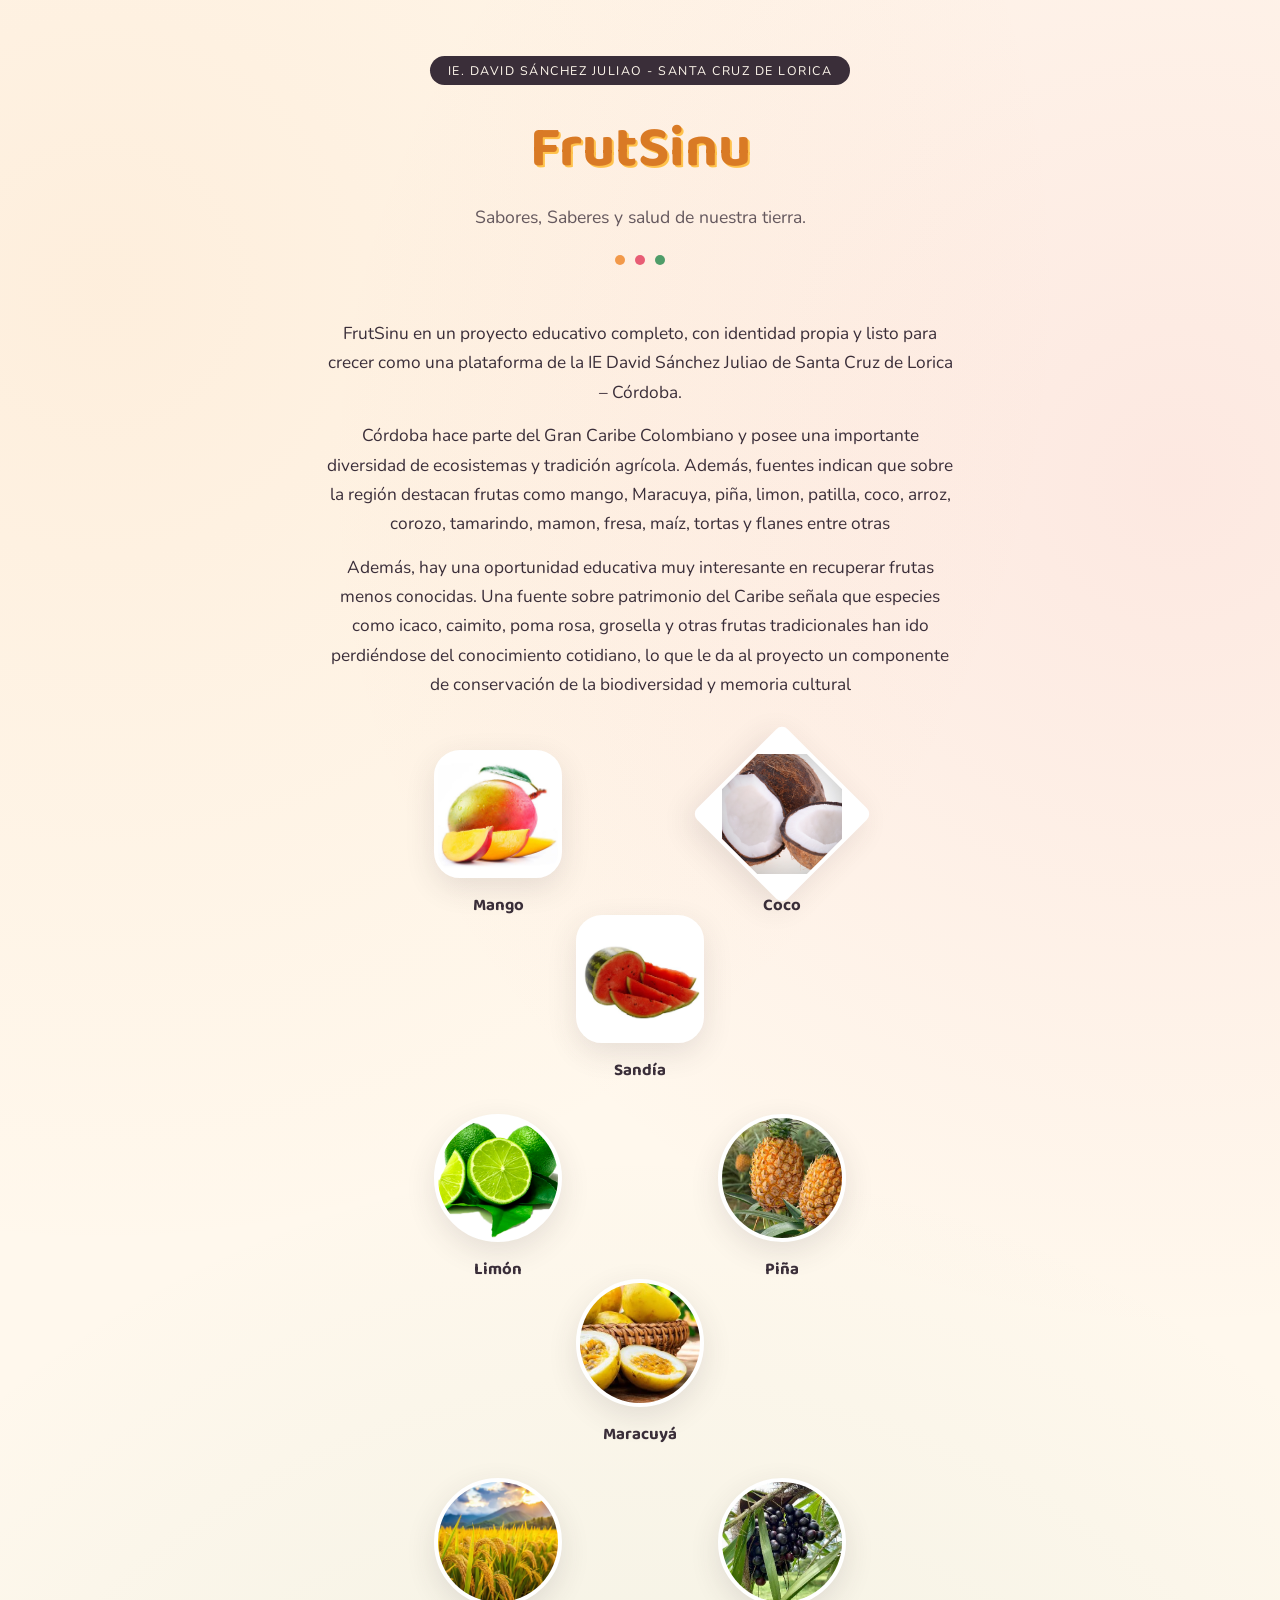
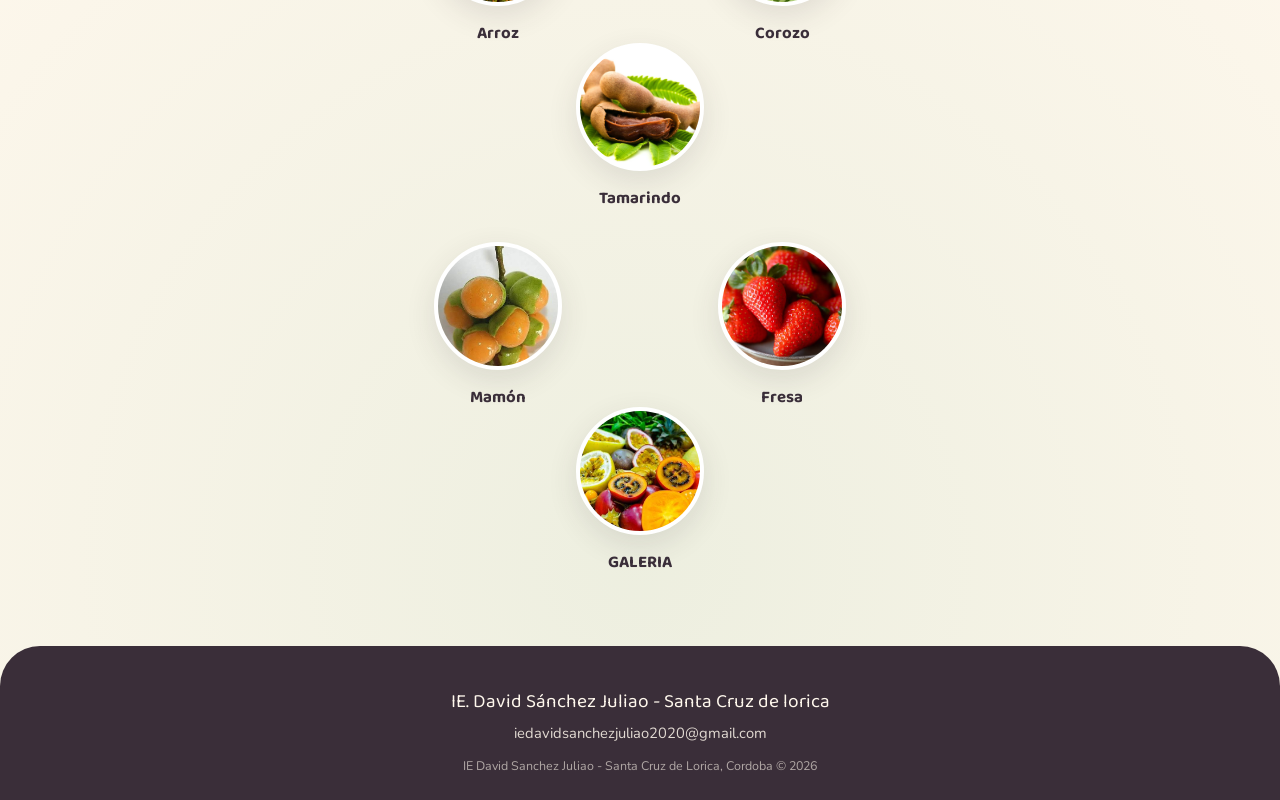
<file: index.html>
<!DOCTYPE html>
<html lang="es">
<head>
<meta charset="UTF-8">
<meta name="viewport" content="width=device-width, initial-scale=1.0">
<title>FrutSinu</title>
<link rel="stylesheet" href="assets/style.css">
</head>
<body>

<header class="site-header">
    <span class="eyebrow">IE. David Sánchez Juliao - Santa Cruz de lorica</span>
    <h1>FrutSinu</h1>
    <p class="subtitle">Sabores, Saberes y salud de nuestra tierra.</p>
    <div class="fruit-divider"><span></span><span></span><span></span></div>
</header>

<section class="intro-section">
<p>FrutSinu en un proyecto educativo completo, con identidad propia y listo para crecer como una plataforma de la IE David Sánchez Juliao de Santa Cruz de Lorica – Córdoba.</p>
<p>Córdoba hace parte del Gran Caribe Colombiano y posee una importante diversidad de ecosistemas y tradición agrícola. Además, fuentes indican que sobre la región destacan frutas como mango, Maracuya, piña, limon, patilla, coco, arroz, corozo, tamarindo, mamon, fresa, maíz, tortas y flanes entre otras</p>
<p>Además, hay una oportunidad educativa muy interesante en recuperar frutas menos conocidas. Una fuente sobre patrimonio del Caribe señala que especies como icaco, caimito, poma rosa, grosella y otras frutas tradicionales han ido perdiéndose del conocimiento cotidiano, lo que le da al proyecto un componente de conservación de la biodiversidad y memoria cultural</p>
</section>

<main>
    <section class="frutas-grid">
        <a class="fruta-block" href="mango.html">
            <div class="icono shape-rounded" style="">
                <img src="uploads/icons/0e7b423aa286b61904bd5446.jpg" alt="Mango">
            </div>
            <div class="nombre">Mango</div>
        </a>
        <a class="fruta-block" href="coco.html">
            <div class="icono shape-diamond" style="">
                <img src="uploads/icons/205d8597e2af660cb9ced681.jpg" alt="Coco">
            </div>
            <div class="nombre">Coco</div>
        </a>
        <a class="fruta-block" href="watermelon_demo.html">
            <div class="icono shape-rounded" style="">
                <img src="uploads/icons/b5fe3e61d155398657521e05.jpg" alt="Sandía">
            </div>
            <div class="nombre">Sandía</div>
        </a>
        <a class="fruta-block" href="limon.html">
            <div class="icono shape-circle" style="">
                <img src="uploads/icons/bcc418d57d6fdd7f9bc3e608.png" alt="Limón">
            </div>
            <div class="nombre">Limón</div>
        </a>
        <a class="fruta-block" href="pina.html">
            <div class="icono shape-circle" style="">
                <img src="uploads/icons/05ac99748f1e196cddbaff21.jpg" alt="Piña">
            </div>
            <div class="nombre">Piña</div>
        </a>
        <a class="fruta-block" href="maracuya.html">
            <div class="icono shape-circle" style="">
                <img src="uploads/icons/78ac771aeb58f50d71bc5697.jpg" alt="Maracuyá">
            </div>
            <div class="nombre">Maracuyá</div>
        </a>
        <a class="fruta-block" href="arroz.html">
            <div class="icono shape-circle" style="">
                <img src="uploads/icons/23bb7ca154d6e0a8825dcd29.webp" alt="Arroz">
            </div>
            <div class="nombre">Arroz</div>
        </a>
        <a class="fruta-block" href="corozo.html">
            <div class="icono shape-circle" style="">
                <img src="uploads/icons/92ff365479dc06cb5d6d324e.jpg" alt="Corozo">
            </div>
            <div class="nombre">Corozo</div>
        </a>
        <a class="fruta-block" href="tamarindo.html">
            <div class="icono shape-circle" style="">
                <img src="uploads/icons/6bdaee85dbc551eda86b2b09.jpg" alt="Tamarindo">
            </div>
            <div class="nombre">Tamarindo</div>
        </a>
        <a class="fruta-block" href="mamon.html">
            <div class="icono shape-circle" style="">
                <img src="uploads/icons/d560ed80a44927d072310314.jpg" alt="Mamón">
            </div>
            <div class="nombre">Mamón</div>
        </a>
        <a class="fruta-block" href="fresa.html">
            <div class="icono shape-circle" style="">
                <img src="uploads/icons/4bdaa0ab1ac96aa5fef3fef8.jpg" alt="Fresa">
            </div>
            <div class="nombre">Fresa</div>
        </a>
        <a class="fruta-block" href="galeria.html">
            <div class="icono shape-circle" style="">
                <img src="uploads/icons/d5ee30850d672173df1184e8.jpg" alt="GALERIA">
            </div>
            <div class="nombre">GALERIA</div>
        </a>
    </section>
</main>

<footer class="site-footer">
    <div class="institucion">IE. David Sánchez Juliao - Santa Cruz de lorica</div>
    <div class="contacto">iedavidsanchezjuliao2020@gmail.com</div>
    <div class="legal">IE David Sanchez Juliao - Santa Cruz de Lorica, Cordoba &copy; 2026</div>
</footer>

<script src="assets/carousel.js"></script>
</body>
</html>
</file>
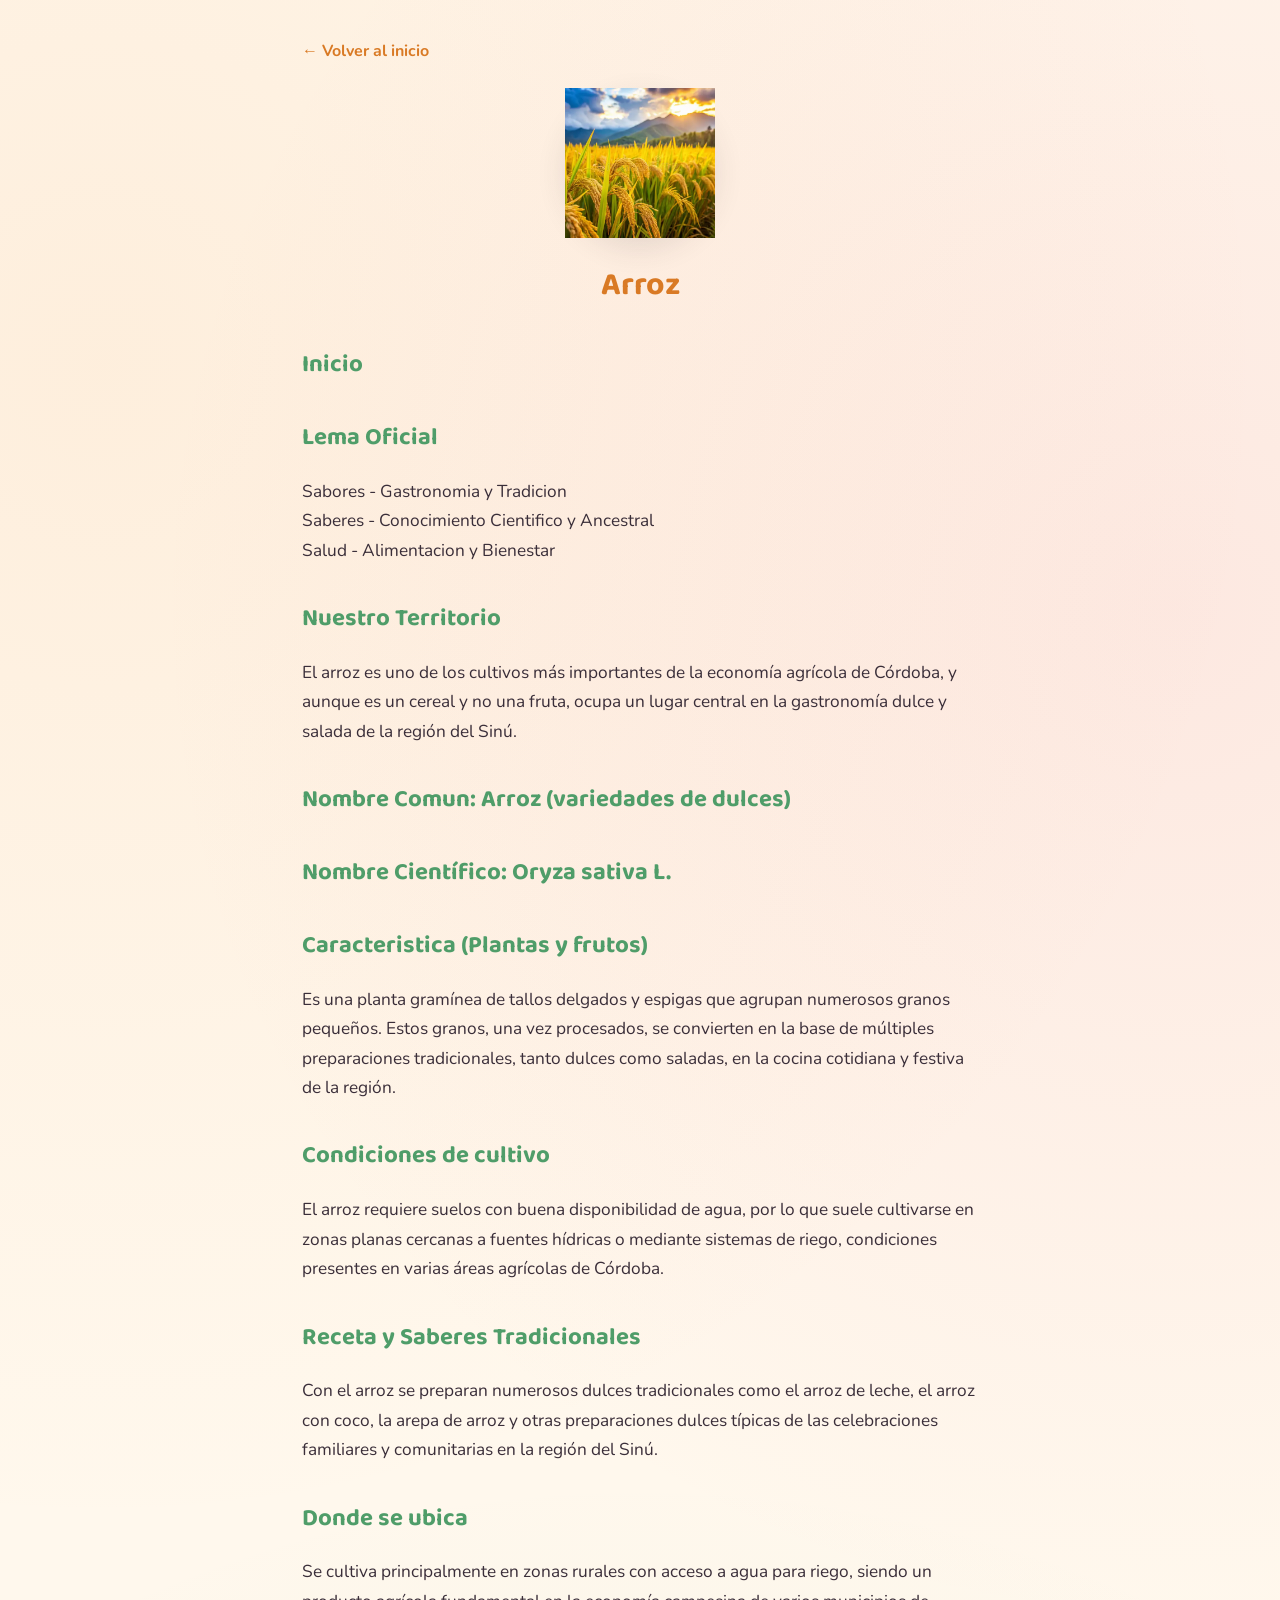
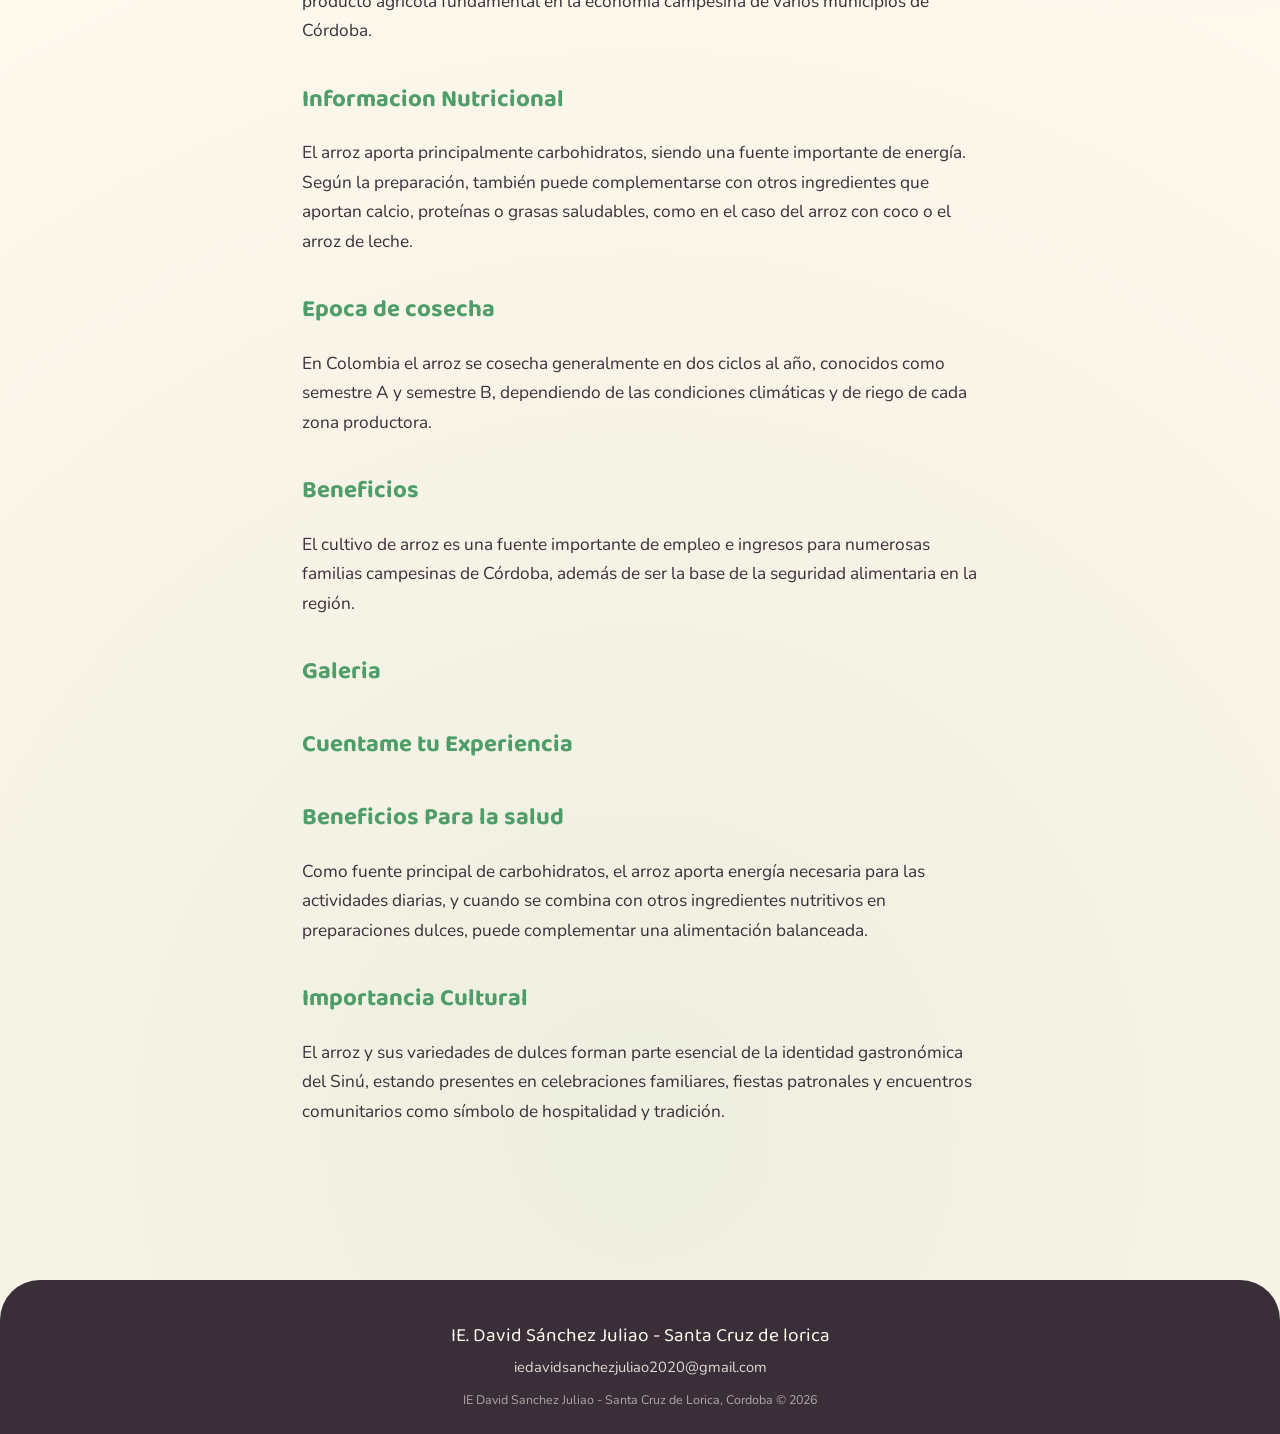
<file: arroz.html>
<!DOCTYPE html>
<html lang="es">
<head>
<meta charset="UTF-8">
<meta name="viewport" content="width=device-width, initial-scale=1.0">
<title>Arroz · FrutSinu</title>
<link rel="stylesheet" href="assets/style.css">
</head>
<body>
<div class="page-fruta">
    <a class="volver" href="index.html">&larr; Volver al inicio</a>

    <div class="icono-grande shape-circle" style="">
        <img src="uploads/icons/23bb7ca154d6e0a8825dcd29.webp" alt="Arroz">
    </div>

    <h1>Arroz</h1>

<h2>Inicio</h2>
<h2>Lema Oficial</h2>
<p>Sabores - Gastronomia y Tradicion<br>Saberes - Conocimiento Cientifico y Ancestral<br>Salud - Alimentacion y Bienestar</p>
<h2>Nuestro Territorio</h2>
<p>El arroz es uno de los cultivos más importantes de la economía agrícola de Córdoba, y aunque es un cereal y no una fruta, ocupa un lugar central en la gastronomía dulce y salada de la región del Sinú.</p>
<h2>Nombre Comun: Arroz (variedades de dulces)</h2>
<h2>Nombre Científico: Oryza sativa L.</h2>
<h2>Caracteristica (Plantas y frutos)</h2>
<p>Es una planta gramínea de tallos delgados y espigas que agrupan numerosos granos pequeños. Estos granos, una vez procesados, se convierten en la base de múltiples preparaciones tradicionales, tanto dulces como saladas, en la cocina cotidiana y festiva de la región.</p>
<h2>Condiciones de cultivo</h2>
<p>El arroz requiere suelos con buena disponibilidad de agua, por lo que suele cultivarse en zonas planas cercanas a fuentes hídricas o mediante sistemas de riego, condiciones presentes en varias áreas agrícolas de Córdoba.</p>
<h2>Receta y Saberes Tradicionales</h2>
<p>Con el arroz se preparan numerosos dulces tradicionales como el arroz de leche, el arroz con coco, la arepa de arroz y otras preparaciones dulces típicas de las celebraciones familiares y comunitarias en la región del Sinú.</p>
<h2>Donde se ubica</h2>
<p>Se cultiva principalmente en zonas rurales con acceso a agua para riego, siendo un producto agrícola fundamental en la economía campesina de varios municipios de Córdoba.</p>
<h2>Informacion Nutricional</h2>
<p>El arroz aporta principalmente carbohidratos, siendo una fuente importante de energía. Según la preparación, también puede complementarse con otros ingredientes que aportan calcio, proteínas o grasas saludables, como en el caso del arroz con coco o el arroz de leche.</p>
<h2>Epoca de cosecha</h2>
<p>En Colombia el arroz se cosecha generalmente en dos ciclos al año, conocidos como semestre A y semestre B, dependiendo de las condiciones climáticas y de riego de cada zona productora.</p>
<h2>Beneficios</h2>
<p>El cultivo de arroz es una fuente importante de empleo e ingresos para numerosas familias campesinas de Córdoba, además de ser la base de la seguridad alimentaria en la región.</p>
<h2>Galeria</h2>
<h2>Cuentame tu Experiencia</h2>
<h2>Beneficios Para la salud</h2>
<p>Como fuente principal de carbohidratos, el arroz aporta energía necesaria para las actividades diarias, y cuando se combina con otros ingredientes nutritivos en preparaciones dulces, puede complementar una alimentación balanceada.</p>
<h2>Importancia Cultural</h2>
<p>El arroz y sus variedades de dulces forman parte esencial de la identidad gastronómica del Sinú, estando presentes en celebraciones familiares, fiestas patronales y encuentros comunitarios como símbolo de hospitalidad y tradición.</p>
</div>

<footer class="site-footer">
    <div class="institucion">IE. David Sánchez Juliao - Santa Cruz de lorica</div>
    <div class="contacto">iedavidsanchezjuliao2020@gmail.com</div>
    <div class="legal">IE David Sanchez Juliao - Santa Cruz de Lorica, Cordoba &copy; 2026</div>
</footer>

<script src="assets/carousel.js"></script>
</body>
</html>
</file>
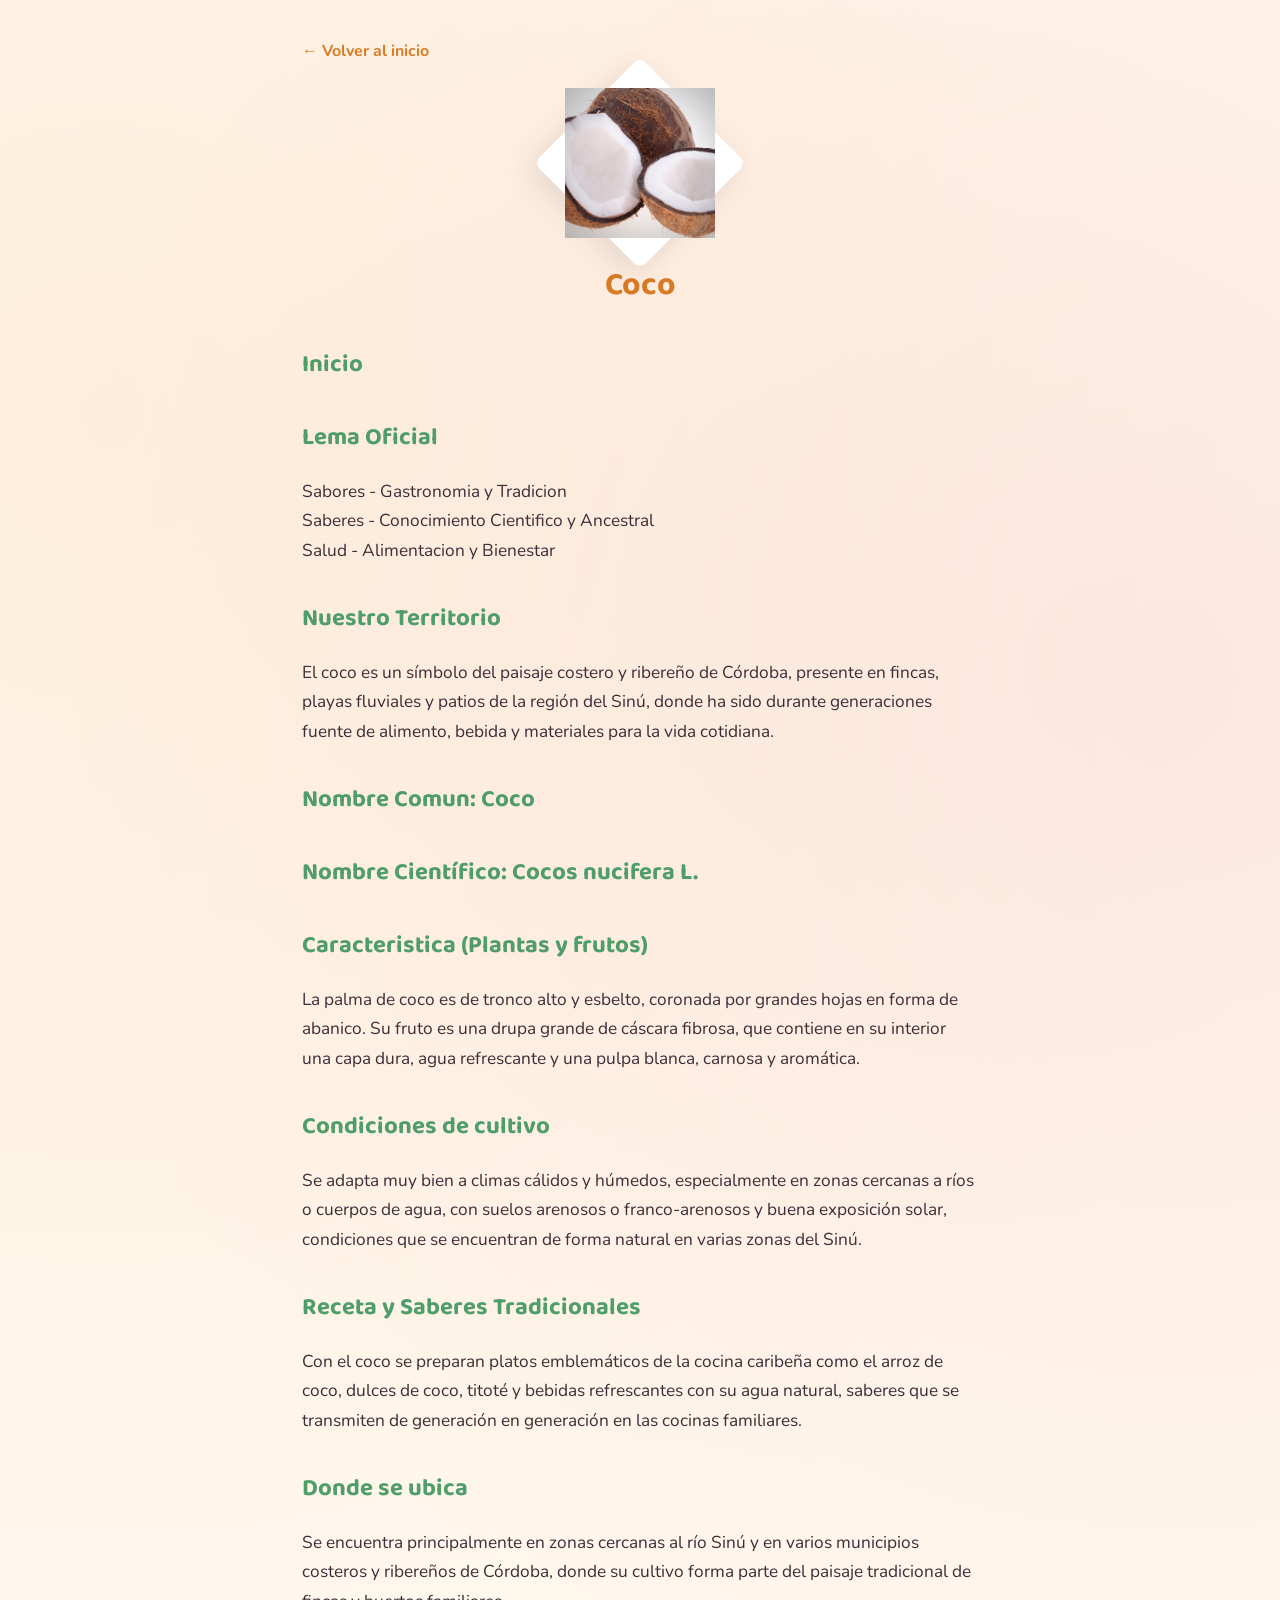
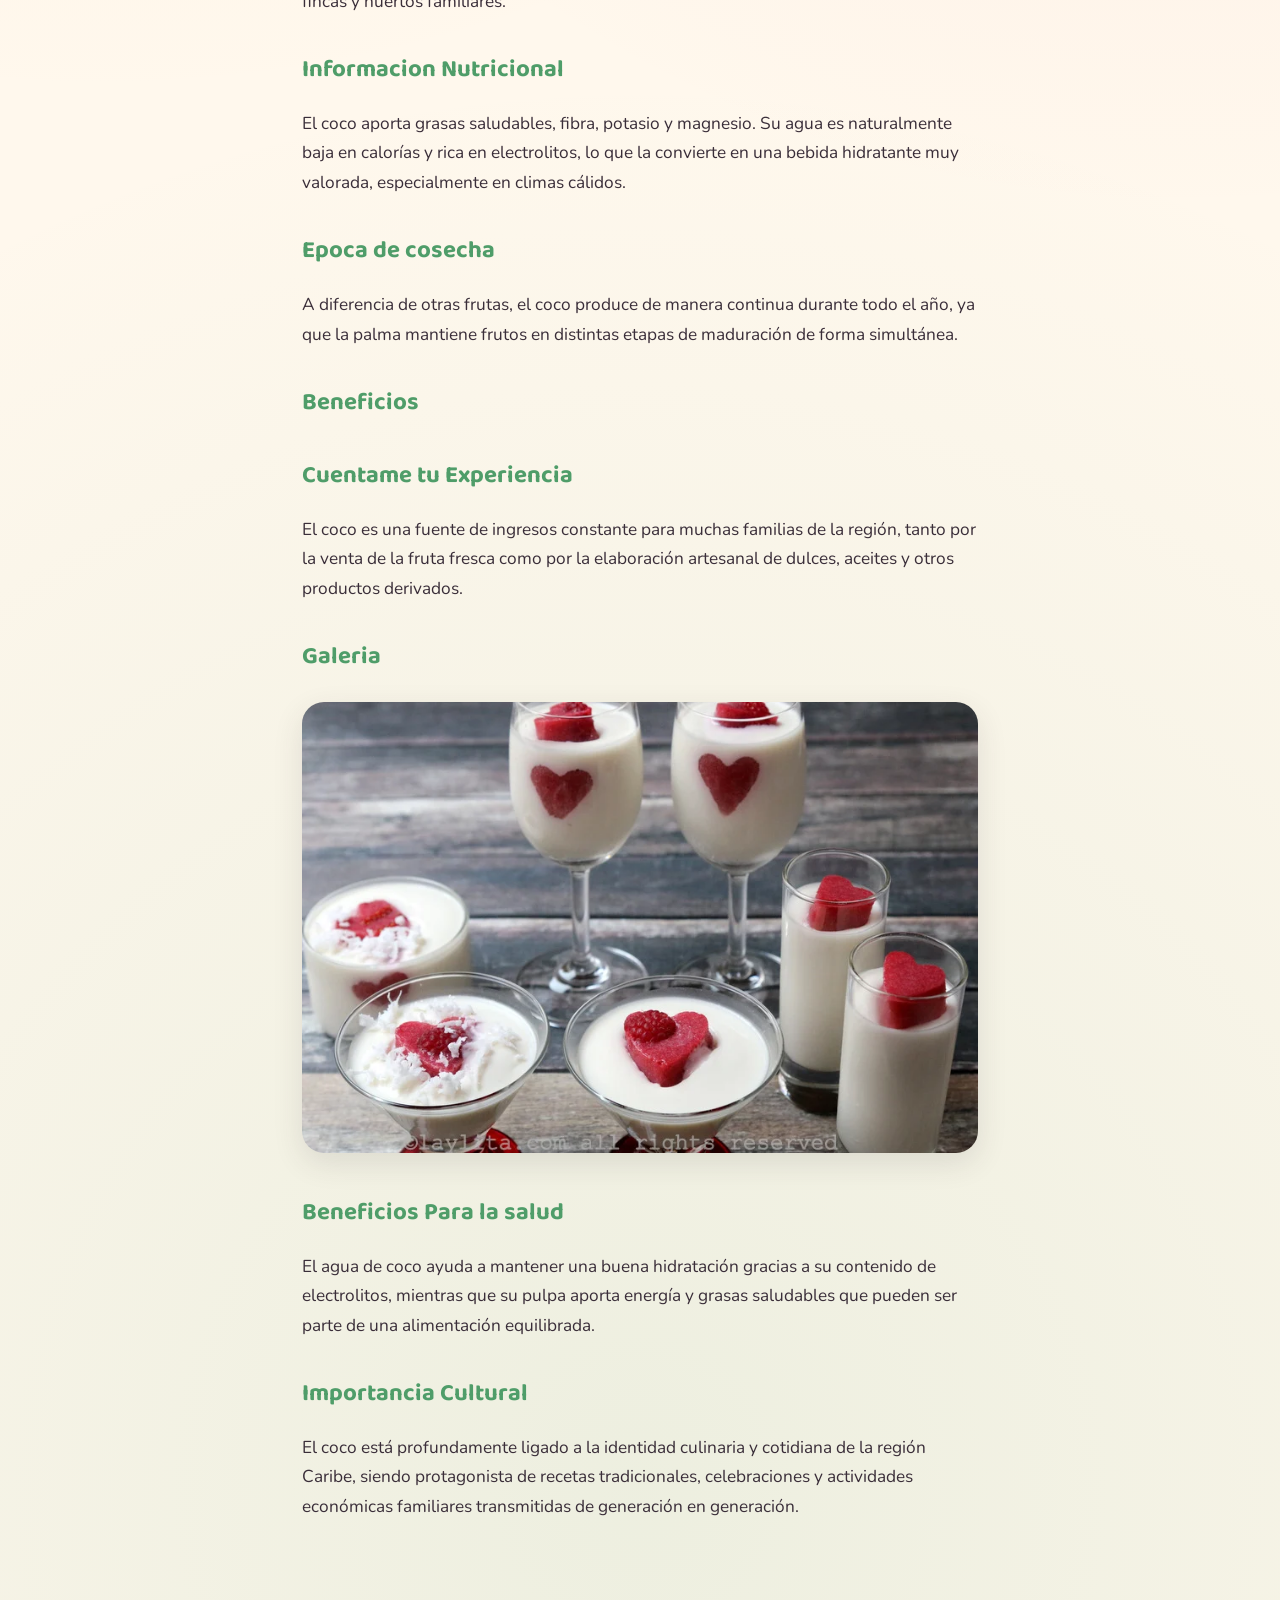
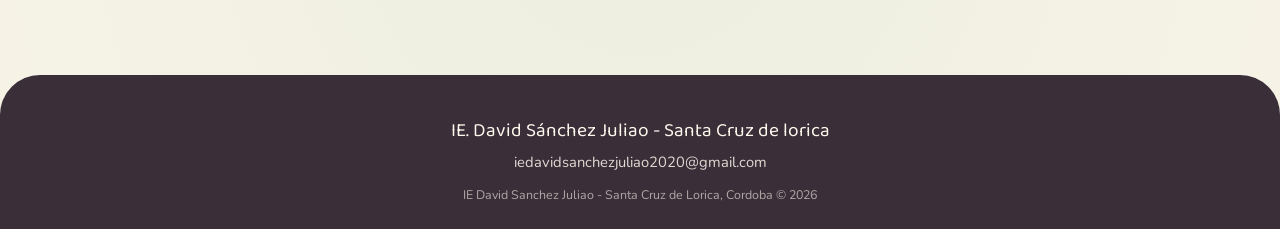
<file: coco.html>
<!DOCTYPE html>
<html lang="es">
<head>
<meta charset="UTF-8">
<meta name="viewport" content="width=device-width, initial-scale=1.0">
<title>Coco · FrutSinu</title>
<link rel="stylesheet" href="assets/style.css">
</head>
<body>
<div class="page-fruta">
    <a class="volver" href="index.html">&larr; Volver al inicio</a>

    <div class="icono-grande shape-diamond" style="">
        <img src="uploads/icons/205d8597e2af660cb9ced681.jpg" alt="Coco">
    </div>

    <h1>Coco</h1>

<h2>Inicio</h2>
<h2>Lema Oficial</h2>
<p>Sabores - Gastronomia y Tradicion<br>Saberes - Conocimiento Cientifico y Ancestral<br>Salud - Alimentacion y Bienestar</p>
<h2>Nuestro Territorio</h2>
<p>El coco es un símbolo del paisaje costero y ribereño de Córdoba, presente en fincas, playas fluviales y patios de la región del Sinú, donde ha sido durante generaciones fuente de alimento, bebida y materiales para la vida cotidiana.</p>
<h2>Nombre Comun: Coco</h2>
<h2>Nombre Científico: Cocos nucifera L.</h2>
<h2>Caracteristica (Plantas y frutos)</h2>
<p>La palma de coco es de tronco alto y esbelto, coronada por grandes hojas en forma de abanico. Su fruto es una drupa grande de cáscara fibrosa, que contiene en su interior una capa dura, agua refrescante y una pulpa blanca, carnosa y aromática.</p>
<h2>Condiciones de cultivo</h2>
<p>Se adapta muy bien a climas cálidos y húmedos, especialmente en zonas cercanas a ríos o cuerpos de agua, con suelos arenosos o franco-arenosos y buena exposición solar, condiciones que se encuentran de forma natural en varias zonas del Sinú.</p>
<h2>Receta y Saberes Tradicionales</h2>
<p>Con el coco se preparan platos emblemáticos de la cocina caribeña como el arroz de coco, dulces de coco, titoté y bebidas refrescantes con su agua natural, saberes que se transmiten de generación en generación en las cocinas familiares.</p>
<h2>Donde se ubica</h2>
<p>Se encuentra principalmente en zonas cercanas al río Sinú y en varios municipios costeros y ribereños de Córdoba, donde su cultivo forma parte del paisaje tradicional de fincas y huertos familiares.</p>
<h2>Informacion Nutricional</h2>
<p>El coco aporta grasas saludables, fibra, potasio y magnesio. Su agua es naturalmente baja en calorías y rica en electrolitos, lo que la convierte en una bebida hidratante muy valorada, especialmente en climas cálidos.</p>
<h2>Epoca de cosecha</h2>
<p>A diferencia de otras frutas, el coco produce de manera continua durante todo el año, ya que la palma mantiene frutos en distintas etapas de maduración de forma simultánea.</p>
<h2>Beneficios</h2>
<h2>Cuentame tu Experiencia</h2>
<p>El coco es una fuente de ingresos constante para muchas familias de la región, tanto por la venta de la fruta fresca como por la elaboración artesanal de dulces, aceites y otros productos derivados.</p>
<h2>Galeria</h2>
<div class="bloque-imagen"><img src="uploads/images/c5faed67f931706603868a8a.webp" alt=""></div>
<h2>Beneficios Para la salud</h2>
<p>El agua de coco ayuda a mantener una buena hidratación gracias a su contenido de electrolitos, mientras que su pulpa aporta energía y grasas saludables que pueden ser parte de una alimentación equilibrada.</p>
<h2>Importancia Cultural</h2>
<p>El coco está profundamente ligado a la identidad culinaria y cotidiana de la región Caribe, siendo protagonista de recetas tradicionales, celebraciones y actividades económicas familiares transmitidas de generación en generación.</p>
</div>

<footer class="site-footer">
    <div class="institucion">IE. David Sánchez Juliao - Santa Cruz de lorica</div>
    <div class="contacto">iedavidsanchezjuliao2020@gmail.com</div>
    <div class="legal">IE David Sanchez Juliao - Santa Cruz de Lorica, Cordoba &copy; 2026</div>
</footer>

<script src="assets/carousel.js"></script>
</body>
</html>
</file>
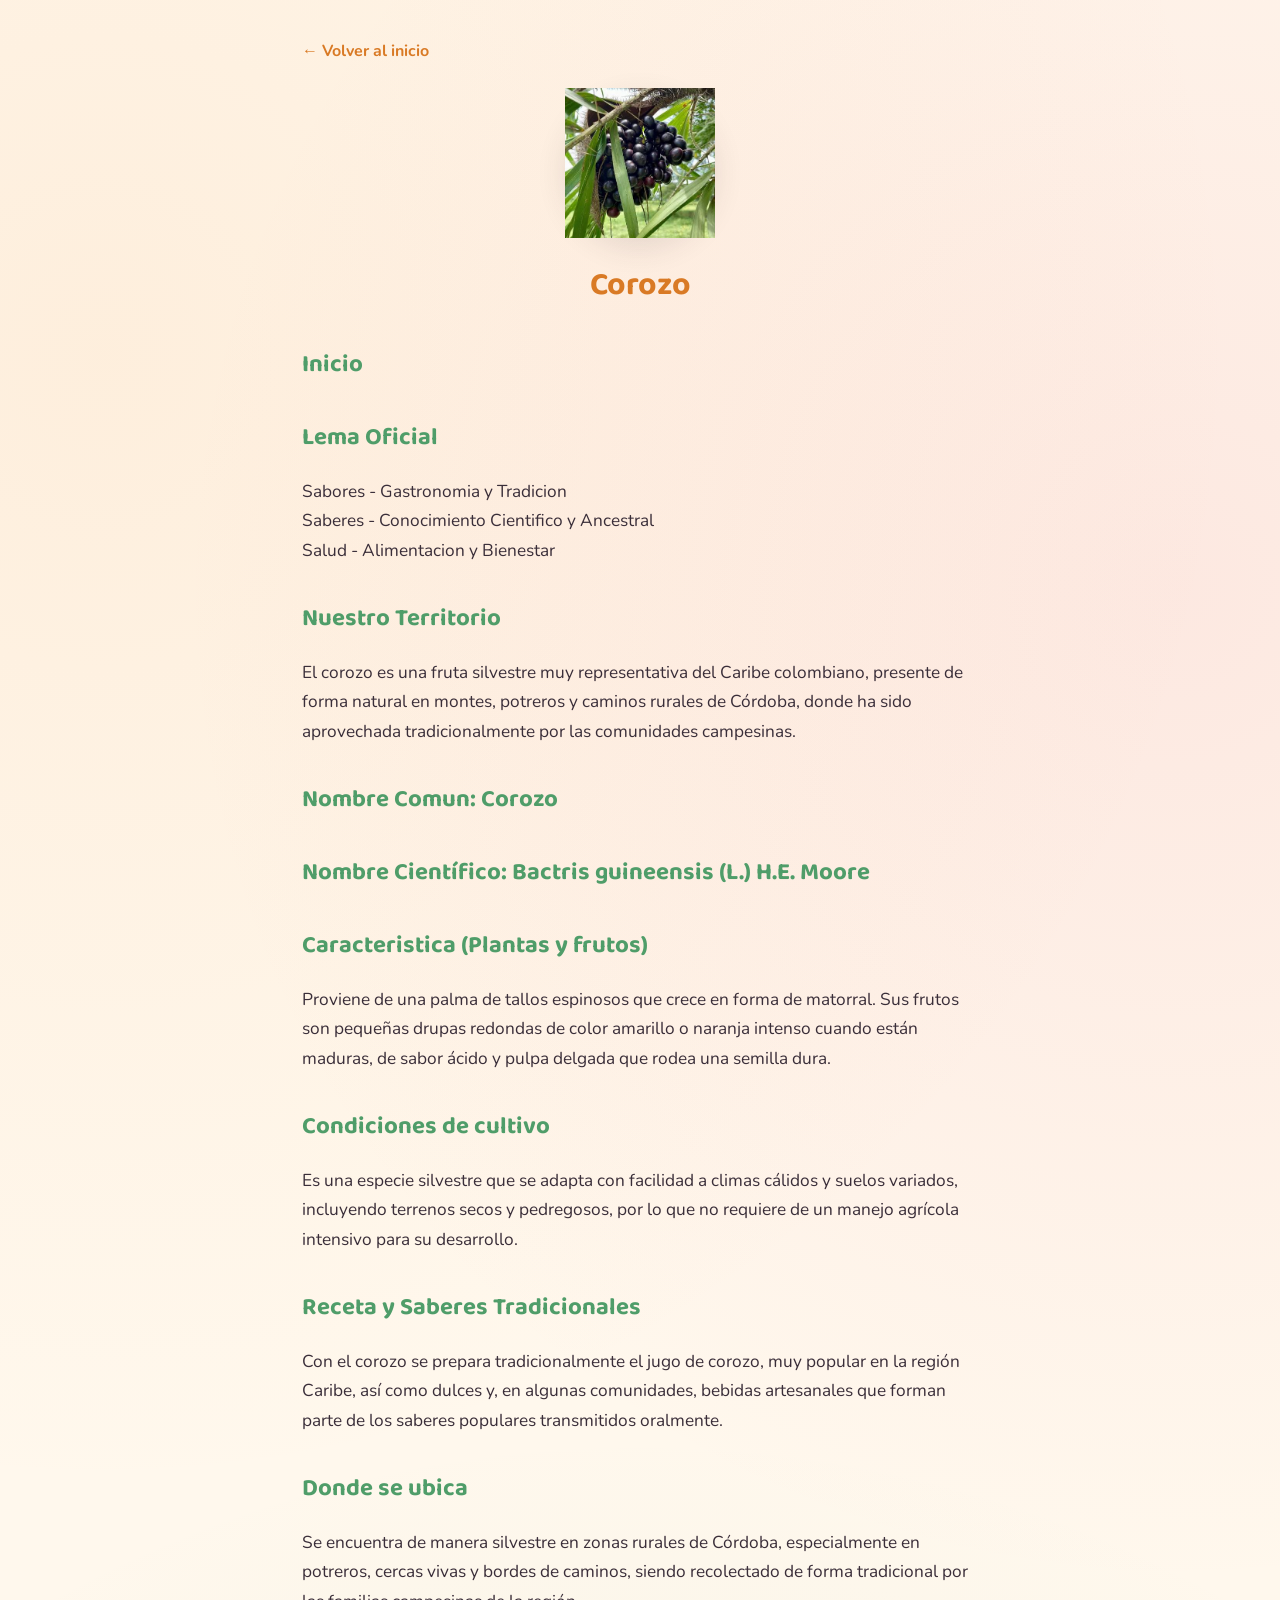
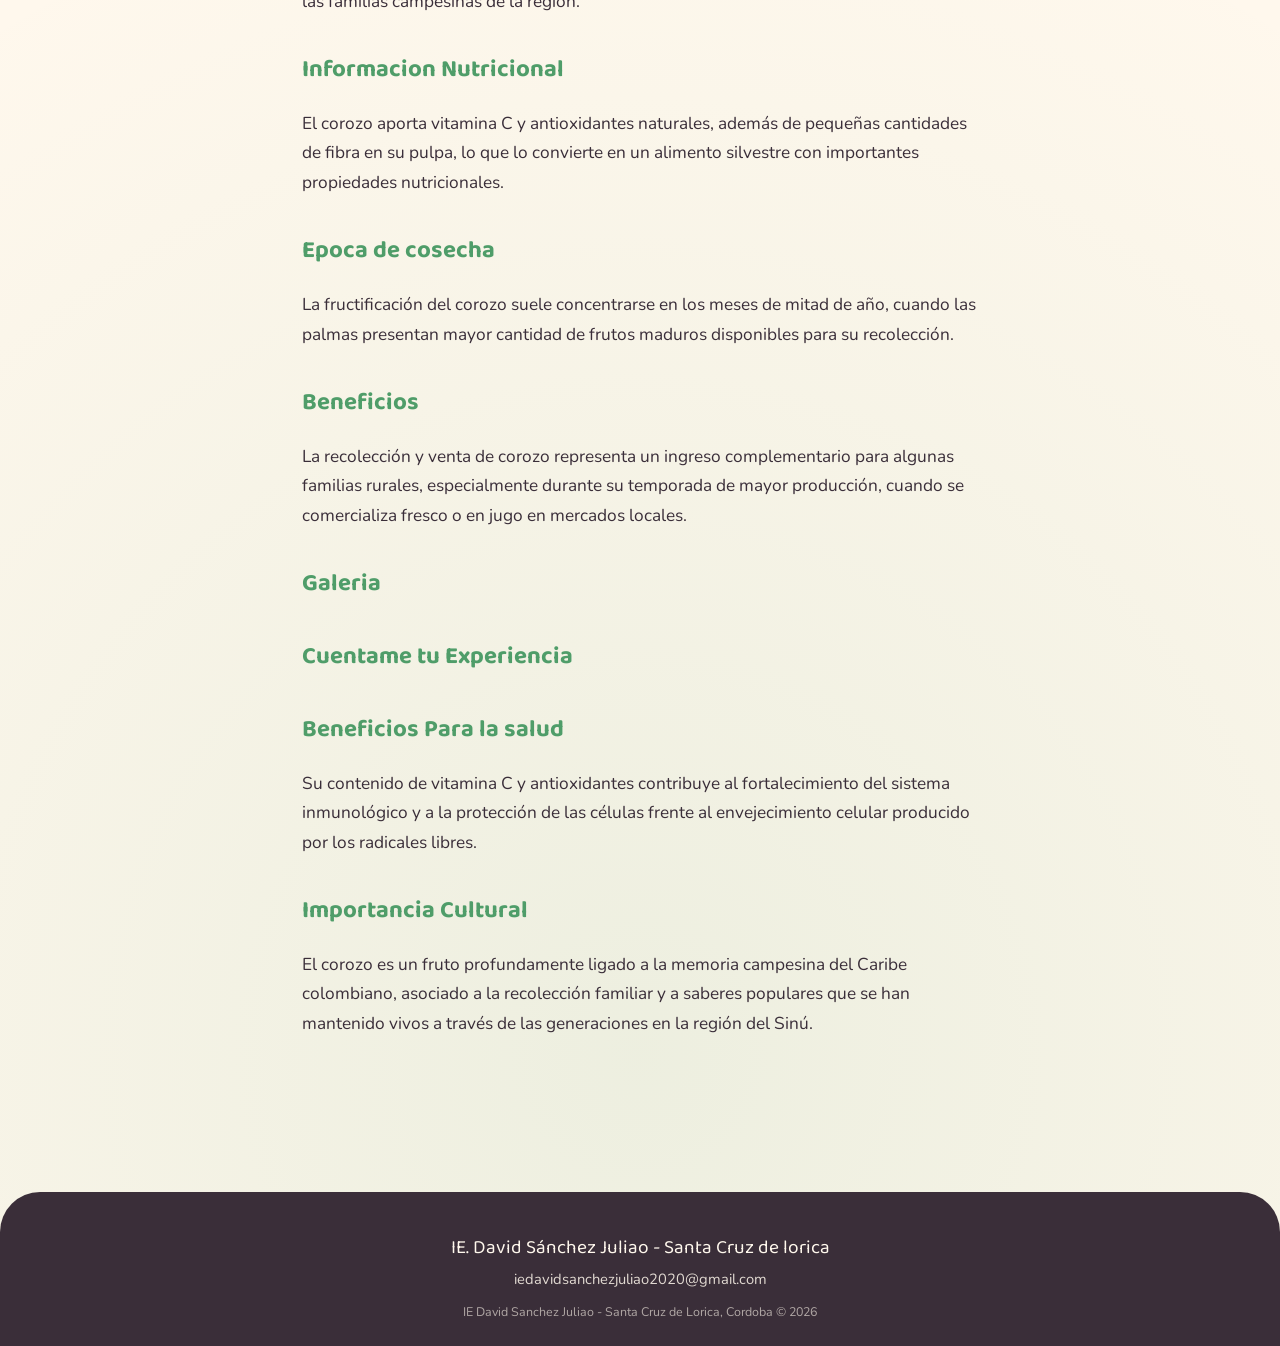
<file: corozo.html>
<!DOCTYPE html>
<html lang="es">
<head>
<meta charset="UTF-8">
<meta name="viewport" content="width=device-width, initial-scale=1.0">
<title>Corozo · FrutSinu</title>
<link rel="stylesheet" href="assets/style.css">
</head>
<body>
<div class="page-fruta">
    <a class="volver" href="index.html">&larr; Volver al inicio</a>

    <div class="icono-grande shape-circle" style="">
        <img src="uploads/icons/92ff365479dc06cb5d6d324e.jpg" alt="Corozo">
    </div>

    <h1>Corozo</h1>

<h2>Inicio</h2>
<h2>Lema Oficial</h2>
<p>Sabores - Gastronomia y Tradicion<br>Saberes - Conocimiento Cientifico y Ancestral<br>Salud - Alimentacion y Bienestar</p>
<h2>Nuestro Territorio</h2>
<p>El corozo es una fruta silvestre muy representativa del Caribe colombiano, presente de forma natural en montes, potreros y caminos rurales de Córdoba, donde ha sido aprovechada tradicionalmente por las comunidades campesinas.</p>
<h2>Nombre Comun: Corozo</h2>
<h2>Nombre Científico: Bactris guineensis (L.) H.E. Moore</h2>
<h2>Caracteristica (Plantas y frutos)</h2>
<p>Proviene de una palma de tallos espinosos que crece en forma de matorral. Sus frutos son pequeñas drupas redondas de color amarillo o naranja intenso cuando están maduras, de sabor ácido y pulpa delgada que rodea una semilla dura.</p>
<h2>Condiciones de cultivo</h2>
<p>Es una especie silvestre que se adapta con facilidad a climas cálidos y suelos variados, incluyendo terrenos secos y pedregosos, por lo que no requiere de un manejo agrícola intensivo para su desarrollo.</p>
<h2>Receta y Saberes Tradicionales</h2>
<p>Con el corozo se prepara tradicionalmente el jugo de corozo, muy popular en la región Caribe, así como dulces y, en algunas comunidades, bebidas artesanales que forman parte de los saberes populares transmitidos oralmente.</p>
<h2>Donde se ubica</h2>
<p>Se encuentra de manera silvestre en zonas rurales de Córdoba, especialmente en potreros, cercas vivas y bordes de caminos, siendo recolectado de forma tradicional por las familias campesinas de la región.</p>
<h2>Informacion Nutricional</h2>
<p>El corozo aporta vitamina C y antioxidantes naturales, además de pequeñas cantidades de fibra en su pulpa, lo que lo convierte en un alimento silvestre con importantes propiedades nutricionales.</p>
<h2>Epoca de cosecha</h2>
<p>La fructificación del corozo suele concentrarse en los meses de mitad de año, cuando las palmas presentan mayor cantidad de frutos maduros disponibles para su recolección.</p>
<h2>Beneficios</h2>
<p>La recolección y venta de corozo representa un ingreso complementario para algunas familias rurales, especialmente durante su temporada de mayor producción, cuando se comercializa fresco o en jugo en mercados locales.</p>
<h2>Galeria</h2>
<h2>Cuentame tu Experiencia</h2>
<h2>Beneficios Para la salud</h2>
<p>Su contenido de vitamina C y antioxidantes contribuye al fortalecimiento del sistema inmunológico y a la protección de las células frente al envejecimiento celular producido por los radicales libres.</p>
<h2>Importancia Cultural</h2>
<p>El corozo es un fruto profundamente ligado a la memoria campesina del Caribe colombiano, asociado a la recolección familiar y a saberes populares que se han mantenido vivos a través de las generaciones en la región del Sinú.</p>
</div>

<footer class="site-footer">
    <div class="institucion">IE. David Sánchez Juliao - Santa Cruz de lorica</div>
    <div class="contacto">iedavidsanchezjuliao2020@gmail.com</div>
    <div class="legal">IE David Sanchez Juliao - Santa Cruz de Lorica, Cordoba &copy; 2026</div>
</footer>

<script src="assets/carousel.js"></script>
</body>
</html>
</file>
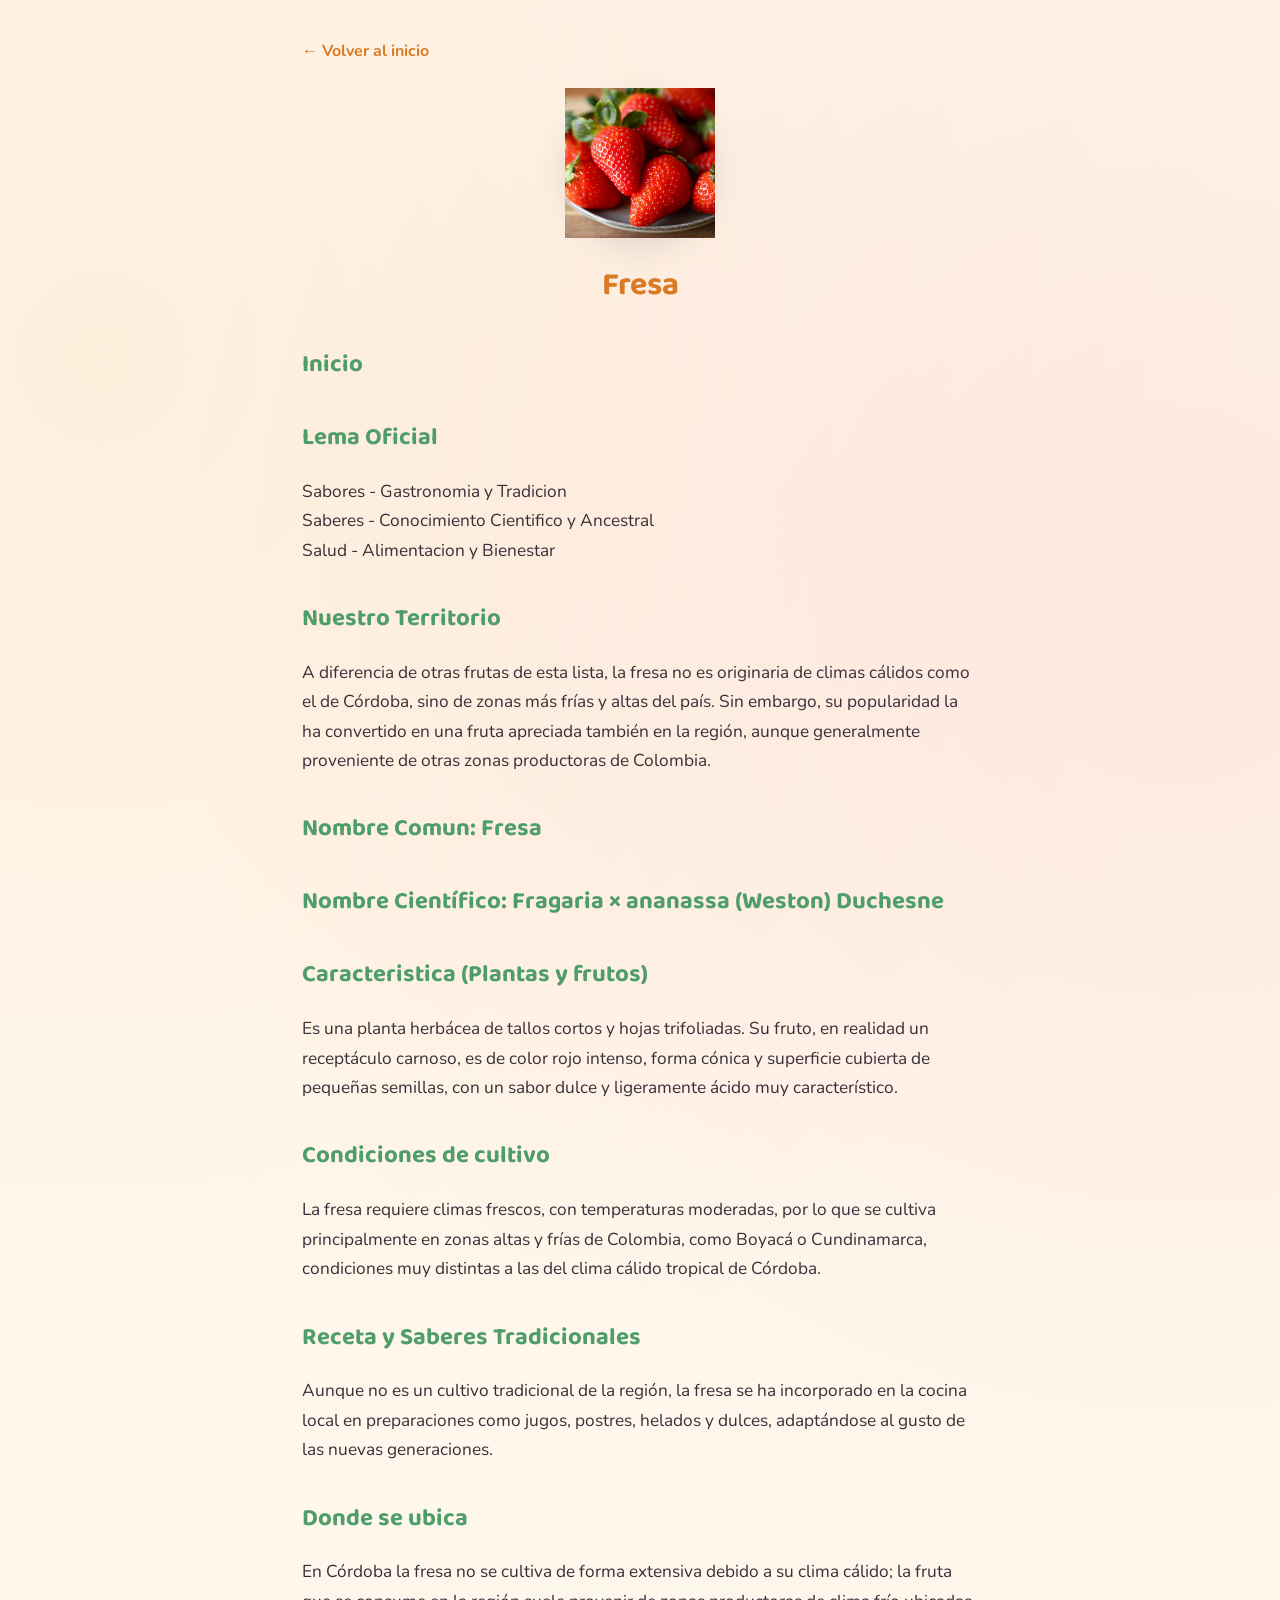
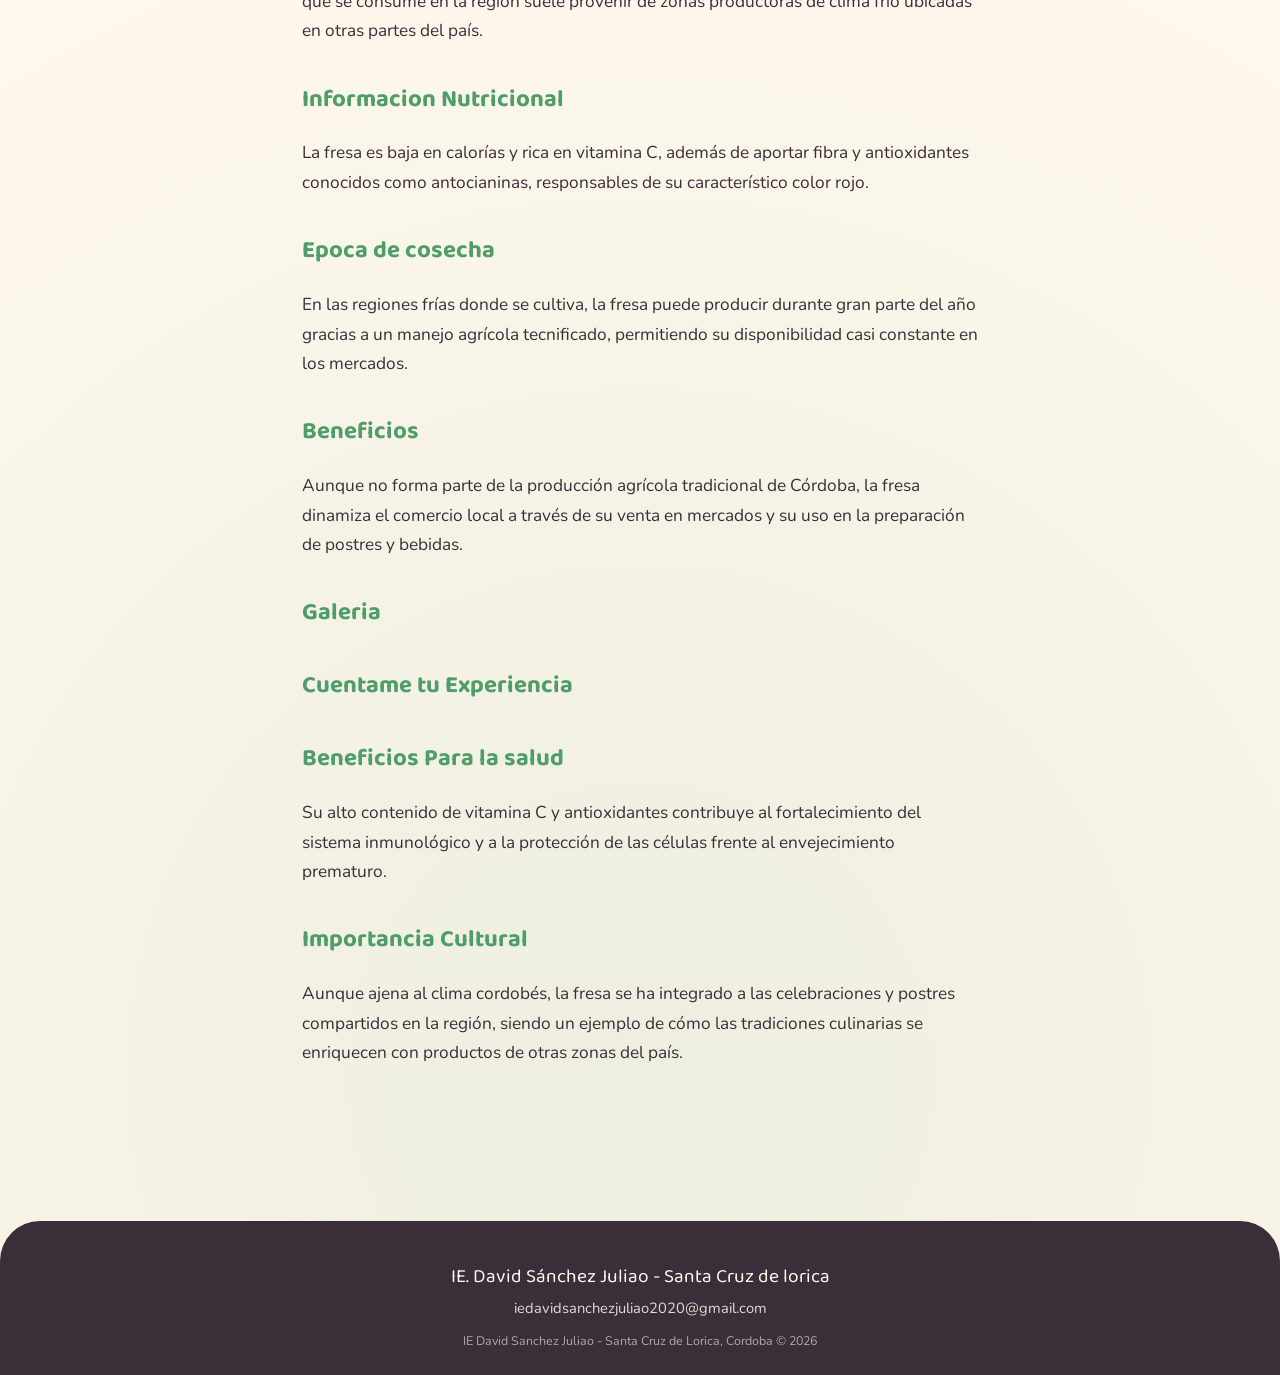
<file: fresa.html>
<!DOCTYPE html>
<html lang="es">
<head>
<meta charset="UTF-8">
<meta name="viewport" content="width=device-width, initial-scale=1.0">
<title>Fresa · FrutSinu</title>
<link rel="stylesheet" href="assets/style.css">
</head>
<body>
<div class="page-fruta">
    <a class="volver" href="index.html">&larr; Volver al inicio</a>

    <div class="icono-grande shape-circle" style="">
        <img src="uploads/icons/4bdaa0ab1ac96aa5fef3fef8.jpg" alt="Fresa">
    </div>

    <h1>Fresa</h1>

<h2>Inicio</h2>
<h2>Lema Oficial</h2>
<p>Sabores - Gastronomia y Tradicion<br>Saberes - Conocimiento Cientifico y Ancestral<br>Salud - Alimentacion y Bienestar</p>
<h2>Nuestro Territorio</h2>
<p>A diferencia de otras frutas de esta lista, la fresa no es originaria de climas cálidos como el de Córdoba, sino de zonas más frías y altas del país. Sin embargo, su popularidad la ha convertido en una fruta apreciada también en la región, aunque generalmente proveniente de otras zonas productoras de Colombia.</p>
<h2>Nombre Comun: Fresa</h2>
<h2>Nombre Científico: Fragaria × ananassa (Weston) Duchesne</h2>
<h2>Caracteristica (Plantas y frutos)</h2>
<p>Es una planta herbácea de tallos cortos y hojas trifoliadas. Su fruto, en realidad un receptáculo carnoso, es de color rojo intenso, forma cónica y superficie cubierta de pequeñas semillas, con un sabor dulce y ligeramente ácido muy característico.</p>
<h2>Condiciones de cultivo</h2>
<p>La fresa requiere climas frescos, con temperaturas moderadas, por lo que se cultiva principalmente en zonas altas y frías de Colombia, como Boyacá o Cundinamarca, condiciones muy distintas a las del clima cálido tropical de Córdoba.</p>
<h2>Receta y Saberes Tradicionales</h2>
<p>Aunque no es un cultivo tradicional de la región, la fresa se ha incorporado en la cocina local en preparaciones como jugos, postres, helados y dulces, adaptándose al gusto de las nuevas generaciones.</p>
<h2>Donde se ubica</h2>
<p>En Córdoba la fresa no se cultiva de forma extensiva debido a su clima cálido; la fruta que se consume en la región suele provenir de zonas productoras de clima frío ubicadas en otras partes del país.</p>
<h2>Informacion Nutricional</h2>
<p>La fresa es baja en calorías y rica en vitamina C, además de aportar fibra y antioxidantes conocidos como antocianinas, responsables de su característico color rojo.</p>
<h2>Epoca de cosecha</h2>
<p>En las regiones frías donde se cultiva, la fresa puede producir durante gran parte del año gracias a un manejo agrícola tecnificado, permitiendo su disponibilidad casi constante en los mercados.</p>
<h2>Beneficios</h2>
<p>Aunque no forma parte de la producción agrícola tradicional de Córdoba, la fresa dinamiza el comercio local a través de su venta en mercados y su uso en la preparación de postres y bebidas.</p>
<h2>Galeria</h2>
<h2>Cuentame tu Experiencia</h2>
<h2>Beneficios Para la salud</h2>
<p>Su alto contenido de vitamina C y antioxidantes contribuye al fortalecimiento del sistema inmunológico y a la protección de las células frente al envejecimiento prematuro.</p>
<h2>Importancia Cultural</h2>
<p>Aunque ajena al clima cordobés, la fresa se ha integrado a las celebraciones y postres compartidos en la región, siendo un ejemplo de cómo las tradiciones culinarias se enriquecen con productos de otras zonas del país.</p>
</div>

<footer class="site-footer">
    <div class="institucion">IE. David Sánchez Juliao - Santa Cruz de lorica</div>
    <div class="contacto">iedavidsanchezjuliao2020@gmail.com</div>
    <div class="legal">IE David Sanchez Juliao - Santa Cruz de Lorica, Cordoba &copy; 2026</div>
</footer>

<script src="assets/carousel.js"></script>
</body>
</html>
</file>
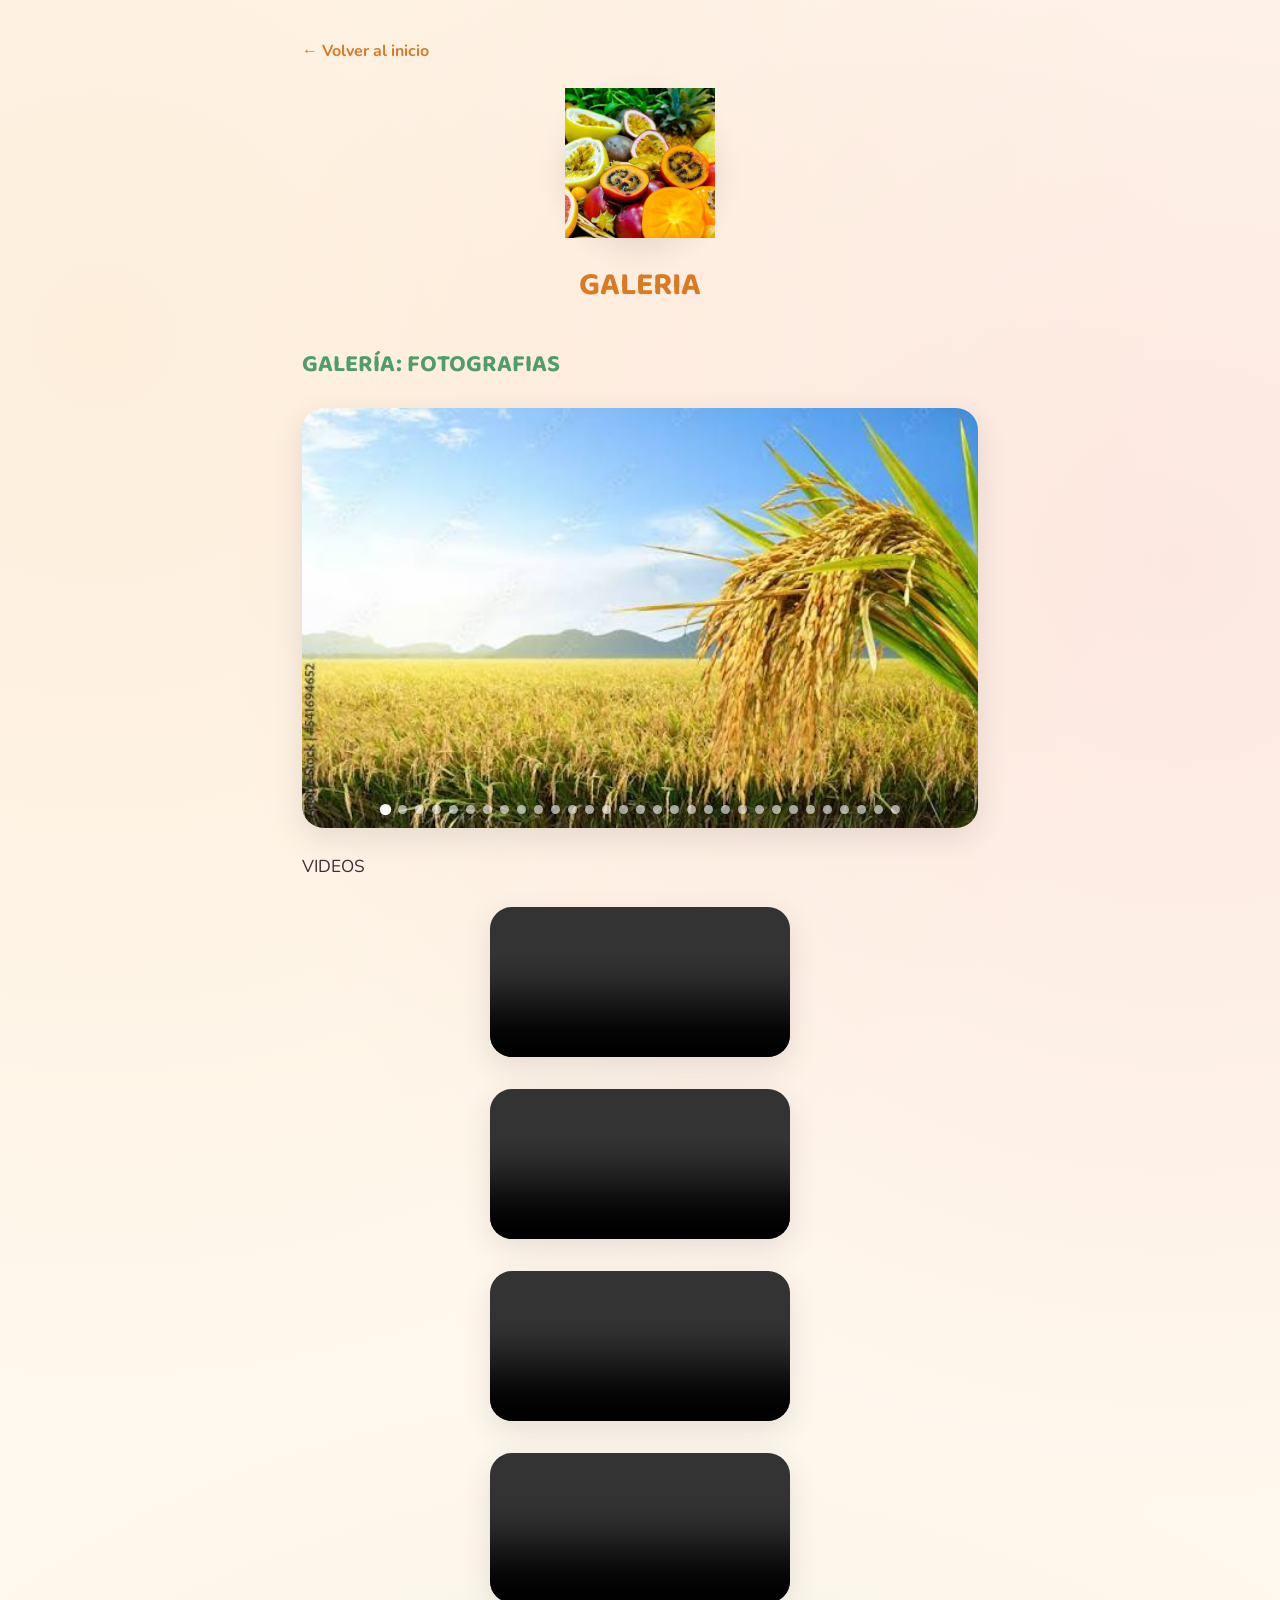
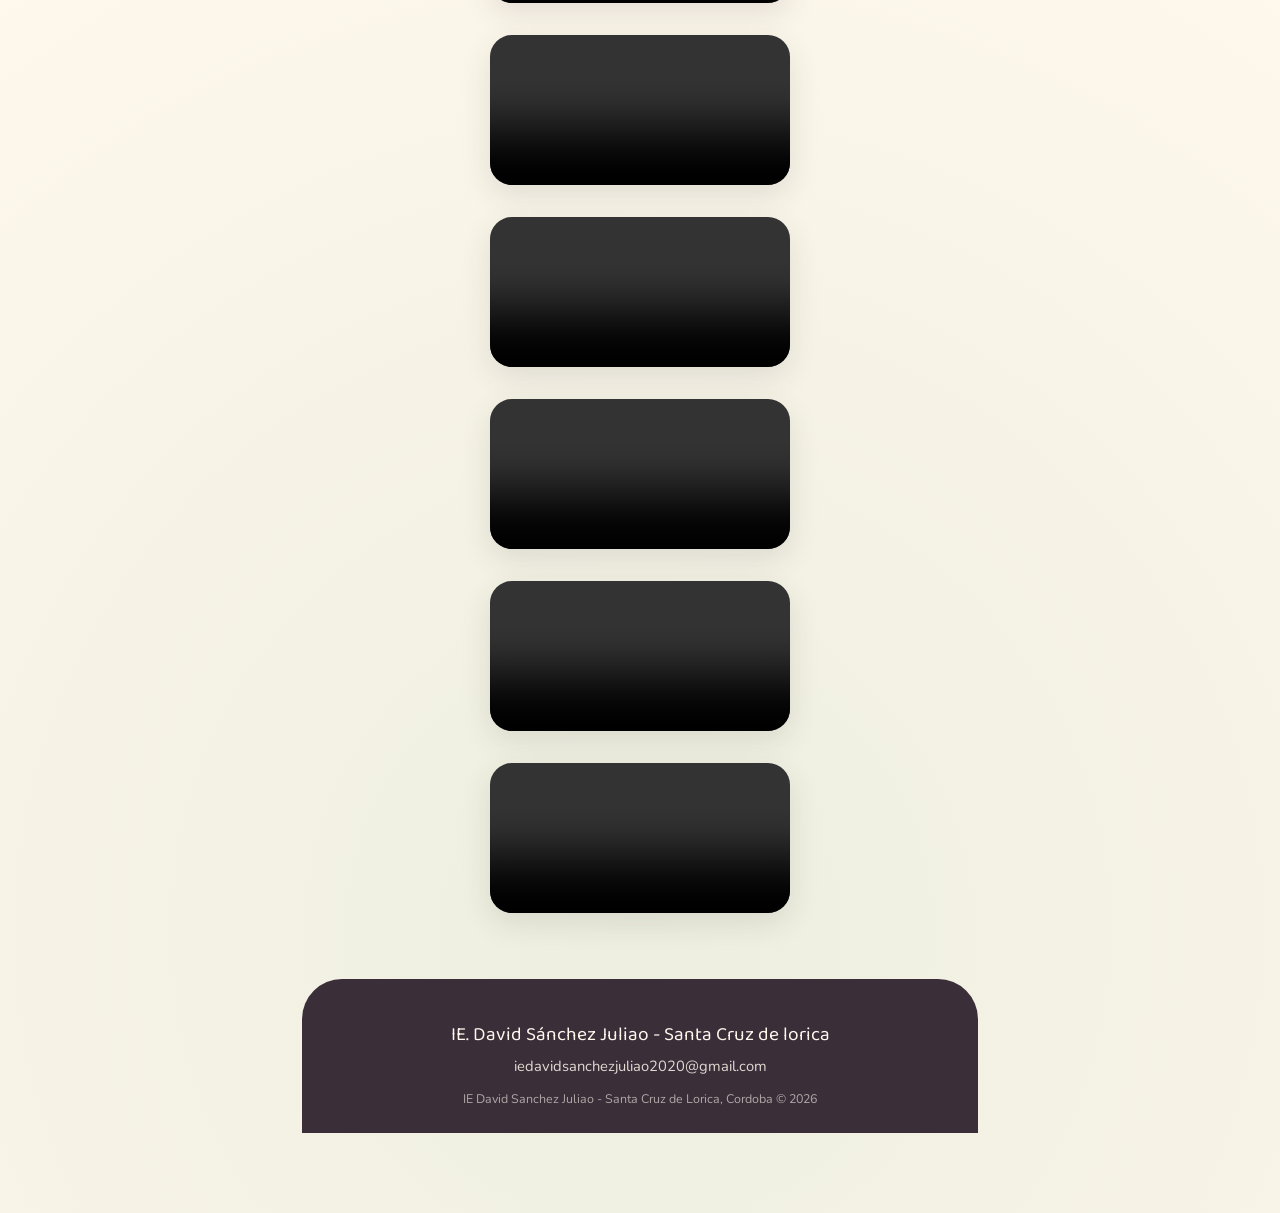
<file: galeria.html>
<!DOCTYPE html>
<html lang="es">
<head>
<meta charset="UTF-8">
<meta name="viewport" content="width=device-width, initial-scale=1.0">
<title>GALERIA · FrutSinu</title>
<link rel="stylesheet" href="assets/style.css">
</head>
<body>
<div class="page-fruta">
    <a class="volver" href="index.html">&larr; Volver al inicio</a>

    <div class="icono-grande shape-circle" style="">
        <img src="uploads/icons/d5ee30850d672173df1184e8.jpg" alt="GALERIA">
    </div>

    <h1>GALERIA</h1>

<h2>GALERÍA: FOTOGRAFIAS</h2>
<!-- ================= CARRUSEL DE IMÁGENES =================
     Para agregar más fotos, copia una línea <div class="carousel-slide">
     más abajo y cambia la ruta de la imagen. Todas deben llevar
     la misma clase para que el deslizamiento automático funcione. -->
<div class="auto-carousel" data-interval="5000">
    <div class="carousel-track">
        <div class="carousel-slide"><img src="uploads/images/328191e13494c81ca0fc6720.jpg" alt=""></div>
        <div class="carousel-slide"><img src="uploads/images/a08cc9ffcb4b953e61a44f84.jpg" alt=""></div>
        <div class="carousel-slide"><img src="uploads/images/823c540873af400017bf64c7.jpg" alt=""></div>
        <div class="carousel-slide"><img src="uploads/images/fc3b9192cf8a35629de98088.jpg" alt=""></div>
        <div class="carousel-slide"><img src="uploads/images/1e0ce214df2b68e5782c4c90.jpeg" alt=""></div>
        <div class="carousel-slide"><img src="uploads/images/5e72e9b1672cbd98efa43ca8.jpg" alt=""></div>
        <div class="carousel-slide"><img src="uploads/images/11d75058037b5235b078ed77.jpg" alt=""></div>
        <div class="carousel-slide"><img src="uploads/images/6aba7fa596ecb01db8c1860b.jpg" alt=""></div>
        <div class="carousel-slide"><img src="uploads/images/5fabc6b0cff0c55cf376f38f.jpg" alt=""></div>
        <div class="carousel-slide"><img src="uploads/images/934c419cc08f3c331acb3b60.webp" alt=""></div>
        <div class="carousel-slide"><img src="uploads/images/24bf82e89d3a540980e8a9b5.jpg" alt=""></div>
        <div class="carousel-slide"><img src="uploads/images/712298853c53418f41e883e7.jpg" alt=""></div>
        <div class="carousel-slide"><img src="uploads/images/9a2a101ae0cd0480addf2261.jpg" alt=""></div>
        <div class="carousel-slide"><img src="uploads/images/fc270825ddc0e28246f4ea48.jpeg" alt=""></div>
        <div class="carousel-slide"><img src="uploads/images/cca0f3e80441ee2c5d533252.jpg" alt=""></div>
        <div class="carousel-slide"><img src="uploads/images/19bb249e830626f836523a38.jpg" alt=""></div>
        <div class="carousel-slide"><img src="uploads/images/73c354a248fccf096bf8dcb8.jpg" alt=""></div>
        <div class="carousel-slide"><img src="uploads/images/bab444b556a8f8a503435f08.jpg" alt=""></div>
        <div class="carousel-slide"><img src="uploads/images/39d656b223465796db62be37.jpeg" alt=""></div>
        <div class="carousel-slide"><img src="uploads/images/5345ca03676d5cb6bbab728f.jpg" alt=""></div>
        <div class="carousel-slide"><img src="uploads/images/ac58f2b44810a40ee1dba2ea.jpg" alt=""></div>
        <div class="carousel-slide"><img src="uploads/images/4e715ef23e6132db5739c854.jpeg" alt=""></div>
        <div class="carousel-slide"><img src="uploads/images/d798f95beda2b2ed6725f259.jpg" alt=""></div>
        <div class="carousel-slide"><img src="uploads/images/1703e48a33a362f8fe2c3377.jpg" alt=""></div>
        <div class="carousel-slide"><img src="uploads/images/efb301ac725e5e35e1743dbd.jpg" alt=""></div>
        <div class="carousel-slide"><img src="uploads/images/335d3b222f3243ccbff59b54.jpg" alt=""></div>
        <div class="carousel-slide"><img src="uploads/images/c3bc1e2475f8a9aba038beac.jpg" alt=""></div>
        <div class="carousel-slide"><img src="uploads/images/c98da87148209950275527bb.jpg" alt=""></div>
        <div class="carousel-slide"><img src="uploads/images/c855cdb78297a2193dcce5a1.jpg" alt=""></div>
        <div class="carousel-slide"><img src="uploads/images/a569eda04aedf3d3656bed47.jpg" alt=""></div>
        <div class="carousel-slide"><img src="uploads/images/49253c453b032e4c54959259.jpg" alt=""></div>
    </div>
    <div class="carousel-dots">
        <span class="dot active"></span>
        <span class="dot"></span>
        <span class="dot"></span>
        <span class="dot"></span>
        <span class="dot"></span>
        <span class="dot"></span>
        <span class="dot"></span>
        <span class="dot"></span>
        <span class="dot"></span>
        <span class="dot"></span>
        <span class="dot"></span>
        <span class="dot"></span>
        <span class="dot"></span>
        <span class="dot"></span>
        <span class="dot"></span>
        <span class="dot"></span>
        <span class="dot"></span>
        <span class="dot"></span>
        <span class="dot"></span>
        <span class="dot"></span>
        <span class="dot"></span>
        <span class="dot"></span>
        <span class="dot"></span>
        <span class="dot"></span>
        <span class="dot"></span>
        <span class="dot"></span>
        <span class="dot"></span>
        <span class="dot"></span>
        <span class="dot"></span>
        <span class="dot"></span>
        <span class="dot"></span>
    </div>
</div>
<!-- ================= FIN DEL CARRUSEL ================= -->
<p>VIDEOS</p>
<!-- ================= VIDEO (uno solo por página) =================
     Para cambiarlo, reemplaza la ruta del atributo src de abajo. -->
<div class="bloque-video">
    <video controls preload="metadata">
        <source src="uploads/videos/6736ffb18561737a4c44ac3b.mp4">
        Tu navegador no puede reproducir este video.
    </video>
</div>
<div class="bloque-video">
    <video controls preload="metadata">
        <source src="uploads/videos/1a45b54d99574c21c072005b.mp4">
        Tu navegador no puede reproducir este video.
    </video>
</div>
    <div class="bloque-video">
    <video controls preload="metadata">
        <source src="uploads/videos/6c09e18c85c38a26bcefe855.mp4">
        Tu navegador no puede reproducir este video.
    </video>
</div>
    <div class="bloque-video">
    <video controls preload="metadata">
        <source src="uploads/videos/8fcb0347711f45b23bec5a33.mp4">
        Tu navegador no puede reproducir este video.
    </video>
</div>
    <div class="bloque-video">
    <video controls preload="metadata">
        <source src="uploads/videos/46bddff6f7dc2b9a5cb9647a.mp4">
        Tu navegador no puede reproducir este video.
    </video>
</div>
    <div class="bloque-video">
    <video controls preload="metadata">
        <source src="uploads/videos/86b7ad12773c7a3182d99d00.mp4">
        Tu navegador no puede reproducir este video.
    </video>
</div>
    <div class="bloque-video">
    <video controls preload="metadata">
        <source src="uploads/videos/911efa00d3677906ab430b08.mp4">
        Tu navegador no puede reproducir este video.
    </video>
    <div class="bloque-video">
    <video controls preload="metadata">
        <source src="uploads/videos/cb879249037c84a6c1787c6b.mp4">
        Tu navegador no puede reproducir este video.
    </video>
</div>
    <div class="bloque-video">
    <video controls preload="metadata">
        <source src="uploads/videos/maracuya.mp4">
        Tu navegador no puede reproducir este video.
    </video>
</div>
</div>

<footer class="site-footer">
    <div class="institucion">IE. David Sánchez Juliao - Santa Cruz de lorica</div>
    <div class="contacto">iedavidsanchezjuliao2020@gmail.com</div>
    <div class="legal">IE David Sanchez Juliao - Santa Cruz de Lorica, Cordoba &copy; 2026</div>
</footer>

<script src="assets/carousel.js"></script>
</body>
</html>
</file>
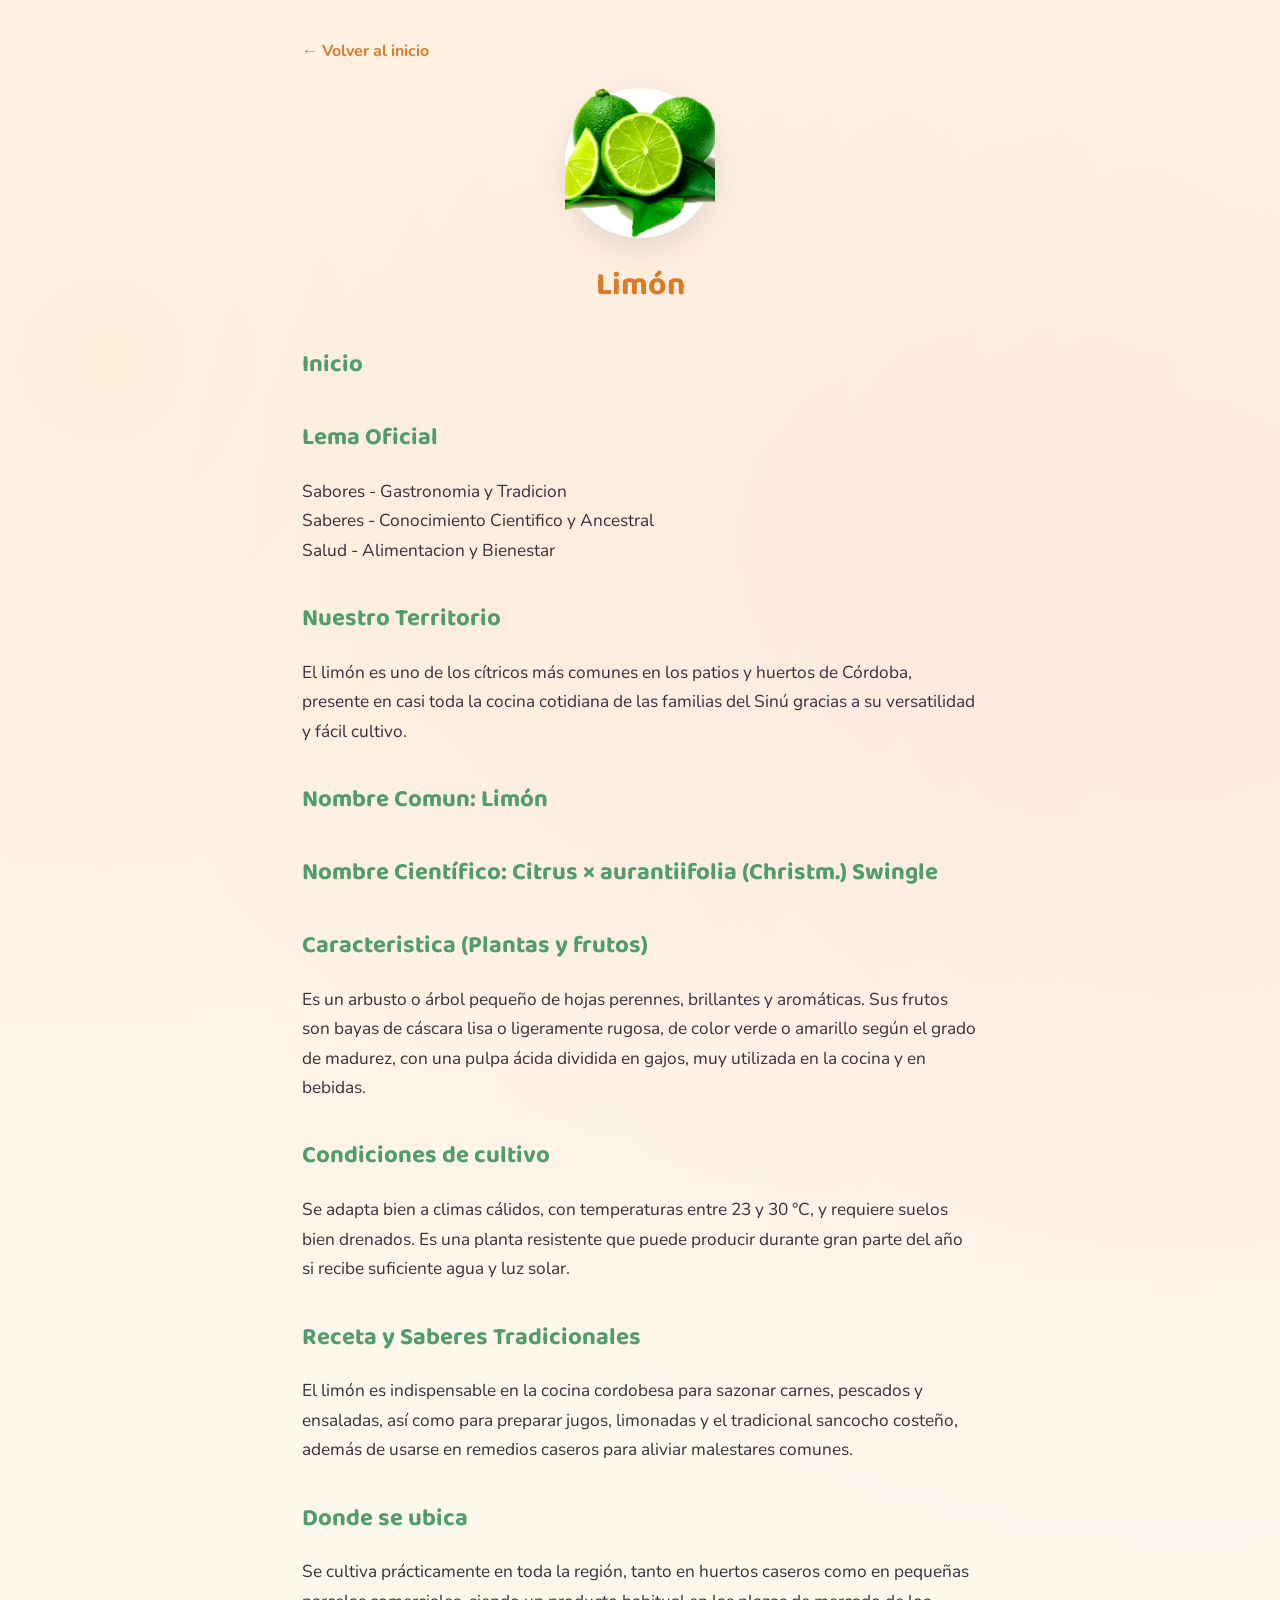
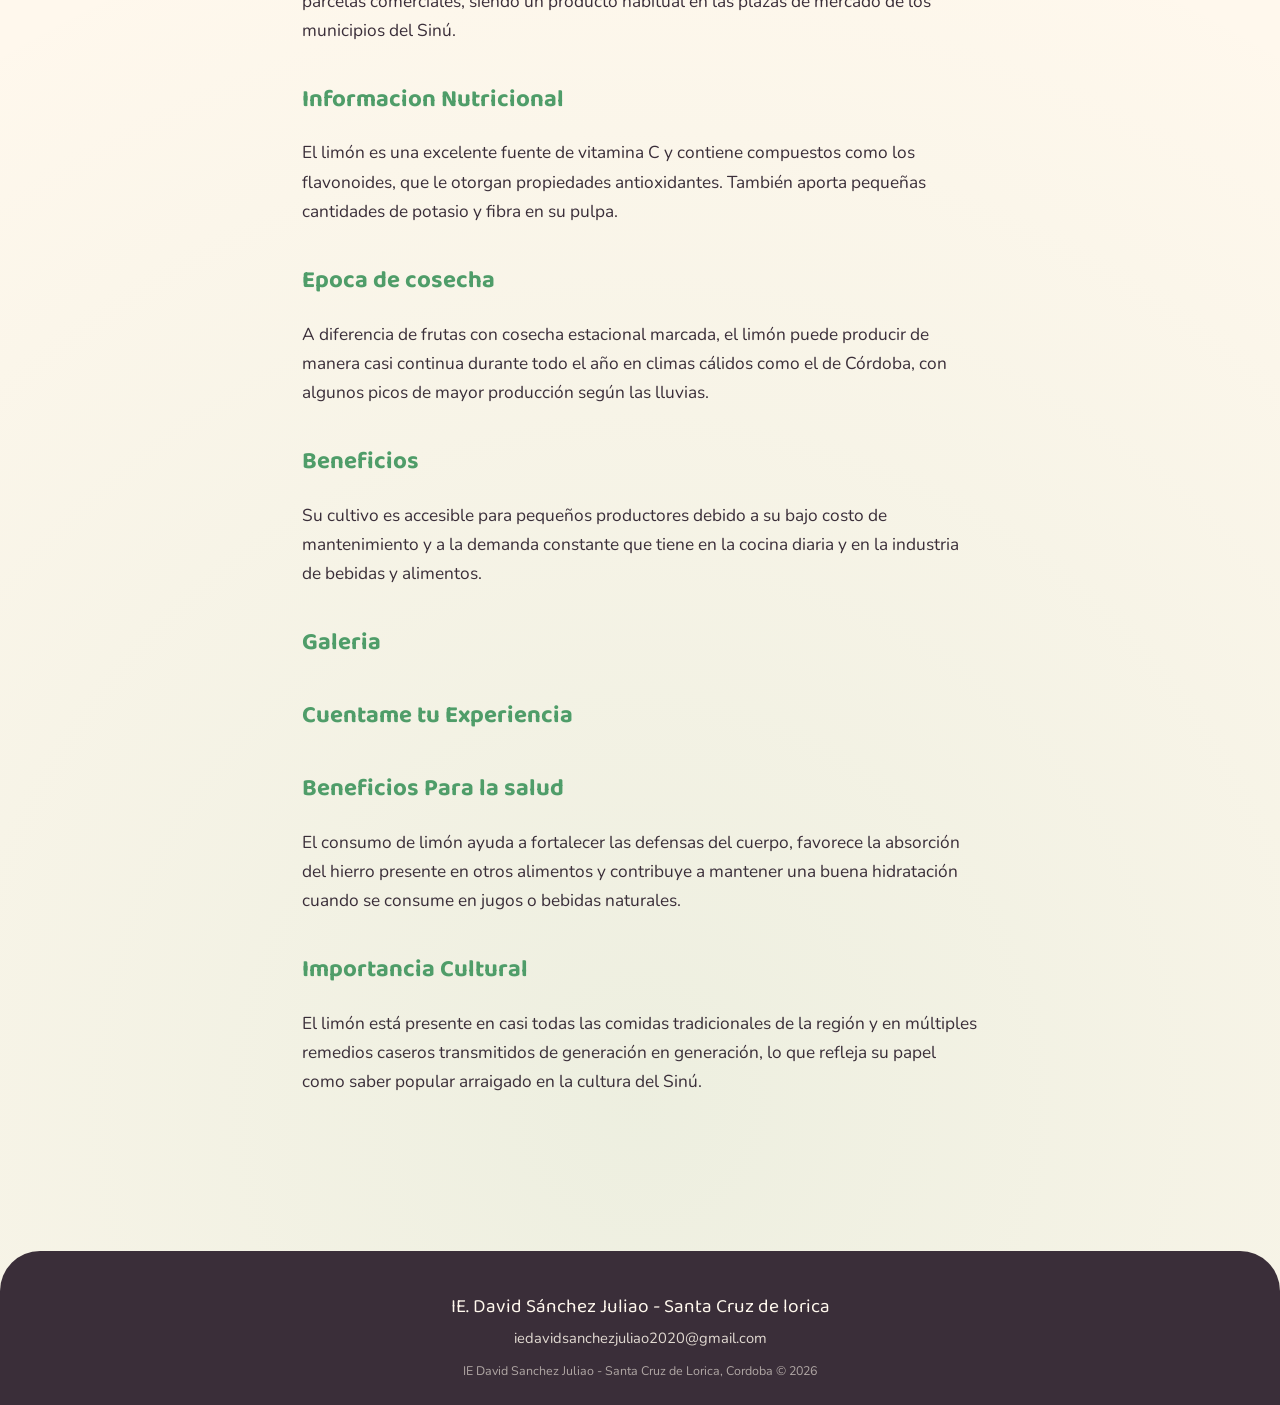
<file: limon.html>
<!DOCTYPE html>
<html lang="es">
<head>
<meta charset="UTF-8">
<meta name="viewport" content="width=device-width, initial-scale=1.0">
<title>Limón · FrutSinu</title>
<link rel="stylesheet" href="assets/style.css">
</head>
<body>
<div class="page-fruta">
    <a class="volver" href="index.html">&larr; Volver al inicio</a>

    <div class="icono-grande shape-circle" style="">
        <img src="uploads/icons/bcc418d57d6fdd7f9bc3e608.png" alt="Limón">
    </div>

    <h1>Limón</h1>

<h2>Inicio</h2>
<h2>Lema Oficial</h2>
<p>Sabores - Gastronomia y Tradicion<br>Saberes - Conocimiento Cientifico y Ancestral<br>Salud - Alimentacion y Bienestar</p>
<h2>Nuestro Territorio</h2>
<p>El limón es uno de los cítricos más comunes en los patios y huertos de Córdoba, presente en casi toda la cocina cotidiana de las familias del Sinú gracias a su versatilidad y fácil cultivo.</p>
<h2>Nombre Comun: Limón</h2>
<h2>Nombre Científico: Citrus × aurantiifolia (Christm.) Swingle</h2>
<h2>Caracteristica (Plantas y frutos)</h2>
<p>Es un arbusto o árbol pequeño de hojas perennes, brillantes y aromáticas. Sus frutos son bayas de cáscara lisa o ligeramente rugosa, de color verde o amarillo según el grado de madurez, con una pulpa ácida dividida en gajos, muy utilizada en la cocina y en bebidas.</p>
<h2>Condiciones de cultivo</h2>
<p>Se adapta bien a climas cálidos, con temperaturas entre 23 y 30 °C, y requiere suelos bien drenados. Es una planta resistente que puede producir durante gran parte del año si recibe suficiente agua y luz solar.</p>
<h2>Receta y Saberes Tradicionales</h2>
<p>El limón es indispensable en la cocina cordobesa para sazonar carnes, pescados y ensaladas, así como para preparar jugos, limonadas y el tradicional sancocho costeño, además de usarse en remedios caseros para aliviar malestares comunes.</p>
<h2>Donde se ubica</h2>
<p>Se cultiva prácticamente en toda la región, tanto en huertos caseros como en pequeñas parcelas comerciales, siendo un producto habitual en las plazas de mercado de los municipios del Sinú.</p>
<h2>Informacion Nutricional</h2>
<p>El limón es una excelente fuente de vitamina C y contiene compuestos como los flavonoides, que le otorgan propiedades antioxidantes. También aporta pequeñas cantidades de potasio y fibra en su pulpa.</p>
<h2>Epoca de cosecha</h2>
<p>A diferencia de frutas con cosecha estacional marcada, el limón puede producir de manera casi continua durante todo el año en climas cálidos como el de Córdoba, con algunos picos de mayor producción según las lluvias.</p>
<h2>Beneficios</h2>
<p>Su cultivo es accesible para pequeños productores debido a su bajo costo de mantenimiento y a la demanda constante que tiene en la cocina diaria y en la industria de bebidas y alimentos.</p>
<h2>Galeria</h2>
<h2>Cuentame tu Experiencia</h2>
<h2>Beneficios Para la salud</h2>
<p>El consumo de limón ayuda a fortalecer las defensas del cuerpo, favorece la absorción del hierro presente en otros alimentos y contribuye a mantener una buena hidratación cuando se consume en jugos o bebidas naturales.</p>
<h2>Importancia Cultural</h2>
<p>El limón está presente en casi todas las comidas tradicionales de la región y en múltiples remedios caseros transmitidos de generación en generación, lo que refleja su papel como saber popular arraigado en la cultura del Sinú.</p>
</div>

<footer class="site-footer">
    <div class="institucion">IE. David Sánchez Juliao - Santa Cruz de lorica</div>
    <div class="contacto">iedavidsanchezjuliao2020@gmail.com</div>
    <div class="legal">IE David Sanchez Juliao - Santa Cruz de Lorica, Cordoba &copy; 2026</div>
</footer>

<script src="assets/carousel.js"></script>
</body>
</html>
</file>
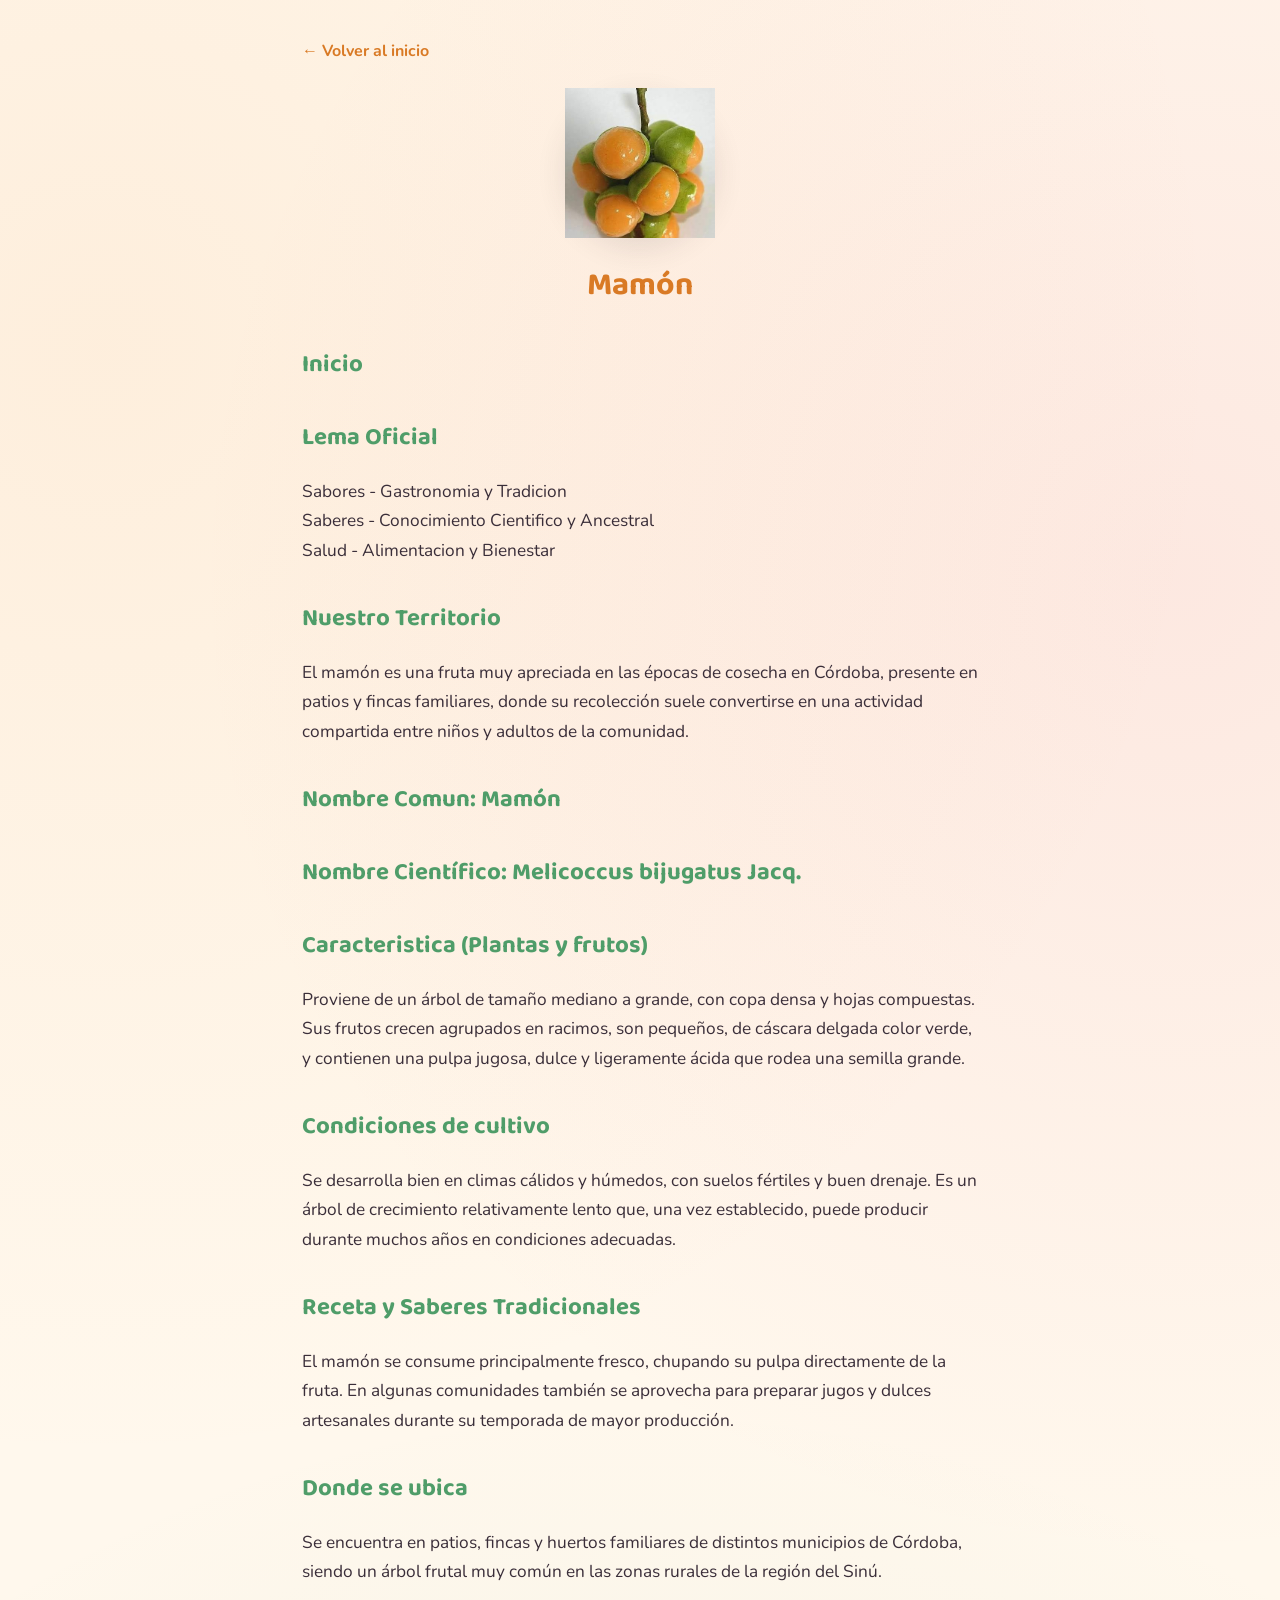
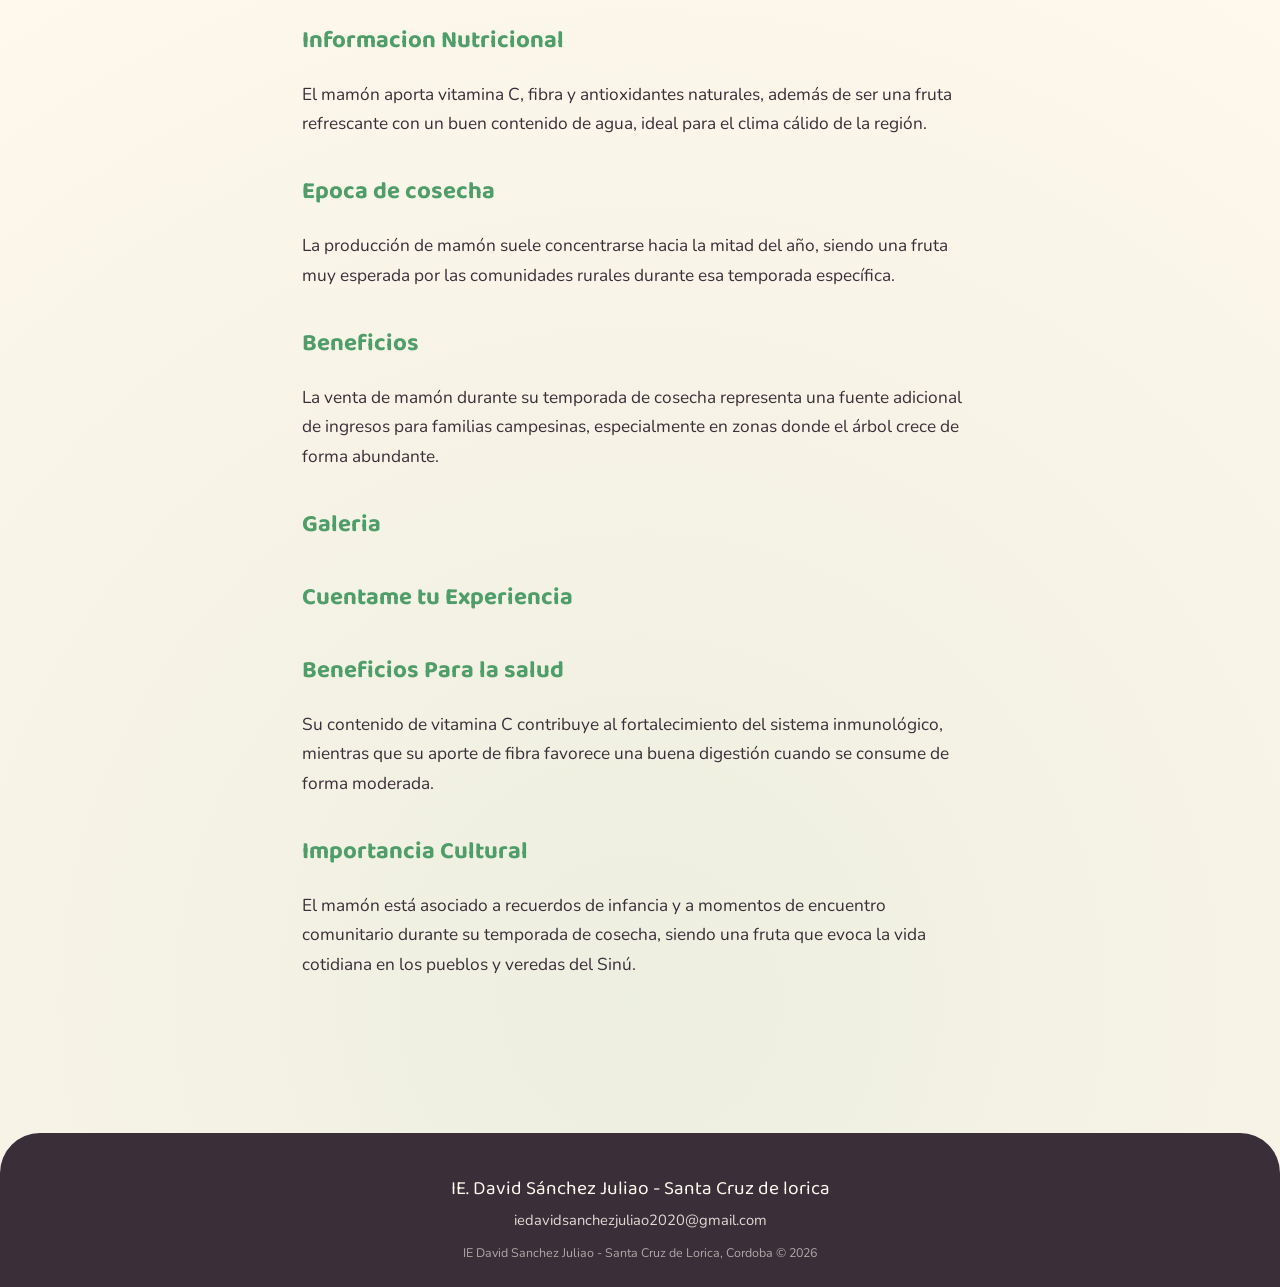
<file: mamon.html>
<!DOCTYPE html>
<html lang="es">
<head>
<meta charset="UTF-8">
<meta name="viewport" content="width=device-width, initial-scale=1.0">
<title>Mamón · FrutSinu</title>
<link rel="stylesheet" href="assets/style.css">
</head>
<body>
<div class="page-fruta">
    <a class="volver" href="index.html">&larr; Volver al inicio</a>

    <div class="icono-grande shape-circle" style="">
        <img src="uploads/icons/d560ed80a44927d072310314.jpg" alt="Mamón">
    </div>

    <h1>Mamón</h1>

<h2>Inicio</h2>
<h2>Lema Oficial</h2>
<p>Sabores - Gastronomia y Tradicion<br>Saberes - Conocimiento Cientifico y Ancestral<br>Salud - Alimentacion y Bienestar</p>
<h2>Nuestro Territorio</h2>
<p>El mamón es una fruta muy apreciada en las épocas de cosecha en Córdoba, presente en patios y fincas familiares, donde su recolección suele convertirse en una actividad compartida entre niños y adultos de la comunidad.</p>
<h2>Nombre Comun: Mamón</h2>
<h2>Nombre Científico: Melicoccus bijugatus Jacq.</h2>
<h2>Caracteristica (Plantas y frutos)</h2>
<p>Proviene de un árbol de tamaño mediano a grande, con copa densa y hojas compuestas. Sus frutos crecen agrupados en racimos, son pequeños, de cáscara delgada color verde, y contienen una pulpa jugosa, dulce y ligeramente ácida que rodea una semilla grande.</p>
<h2>Condiciones de cultivo</h2>
<p>Se desarrolla bien en climas cálidos y húmedos, con suelos fértiles y buen drenaje. Es un árbol de crecimiento relativamente lento que, una vez establecido, puede producir durante muchos años en condiciones adecuadas.</p>
<h2>Receta y Saberes Tradicionales</h2>
<p>El mamón se consume principalmente fresco, chupando su pulpa directamente de la fruta. En algunas comunidades también se aprovecha para preparar jugos y dulces artesanales durante su temporada de mayor producción.</p>
<h2>Donde se ubica</h2>
<p>Se encuentra en patios, fincas y huertos familiares de distintos municipios de Córdoba, siendo un árbol frutal muy común en las zonas rurales de la región del Sinú.</p>
<h2>Informacion Nutricional</h2>
<p>El mamón aporta vitamina C, fibra y antioxidantes naturales, además de ser una fruta refrescante con un buen contenido de agua, ideal para el clima cálido de la región.</p>
<h2>Epoca de cosecha</h2>
<p>La producción de mamón suele concentrarse hacia la mitad del año, siendo una fruta muy esperada por las comunidades rurales durante esa temporada específica.</p>
<h2>Beneficios</h2>
<p>La venta de mamón durante su temporada de cosecha representa una fuente adicional de ingresos para familias campesinas, especialmente en zonas donde el árbol crece de forma abundante.</p>
<h2>Galeria</h2>
<h2>Cuentame tu Experiencia</h2>
<h2>Beneficios Para la salud</h2>
<p>Su contenido de vitamina C contribuye al fortalecimiento del sistema inmunológico, mientras que su aporte de fibra favorece una buena digestión cuando se consume de forma moderada.</p>
<h2>Importancia Cultural</h2>
<p>El mamón está asociado a recuerdos de infancia y a momentos de encuentro comunitario durante su temporada de cosecha, siendo una fruta que evoca la vida cotidiana en los pueblos y veredas del Sinú.</p>
</div>

<footer class="site-footer">
    <div class="institucion">IE. David Sánchez Juliao - Santa Cruz de lorica</div>
    <div class="contacto">iedavidsanchezjuliao2020@gmail.com</div>
    <div class="legal">IE David Sanchez Juliao - Santa Cruz de Lorica, Cordoba &copy; 2026</div>
</footer>

<script src="assets/carousel.js"></script>
</body>
</html>
</file>
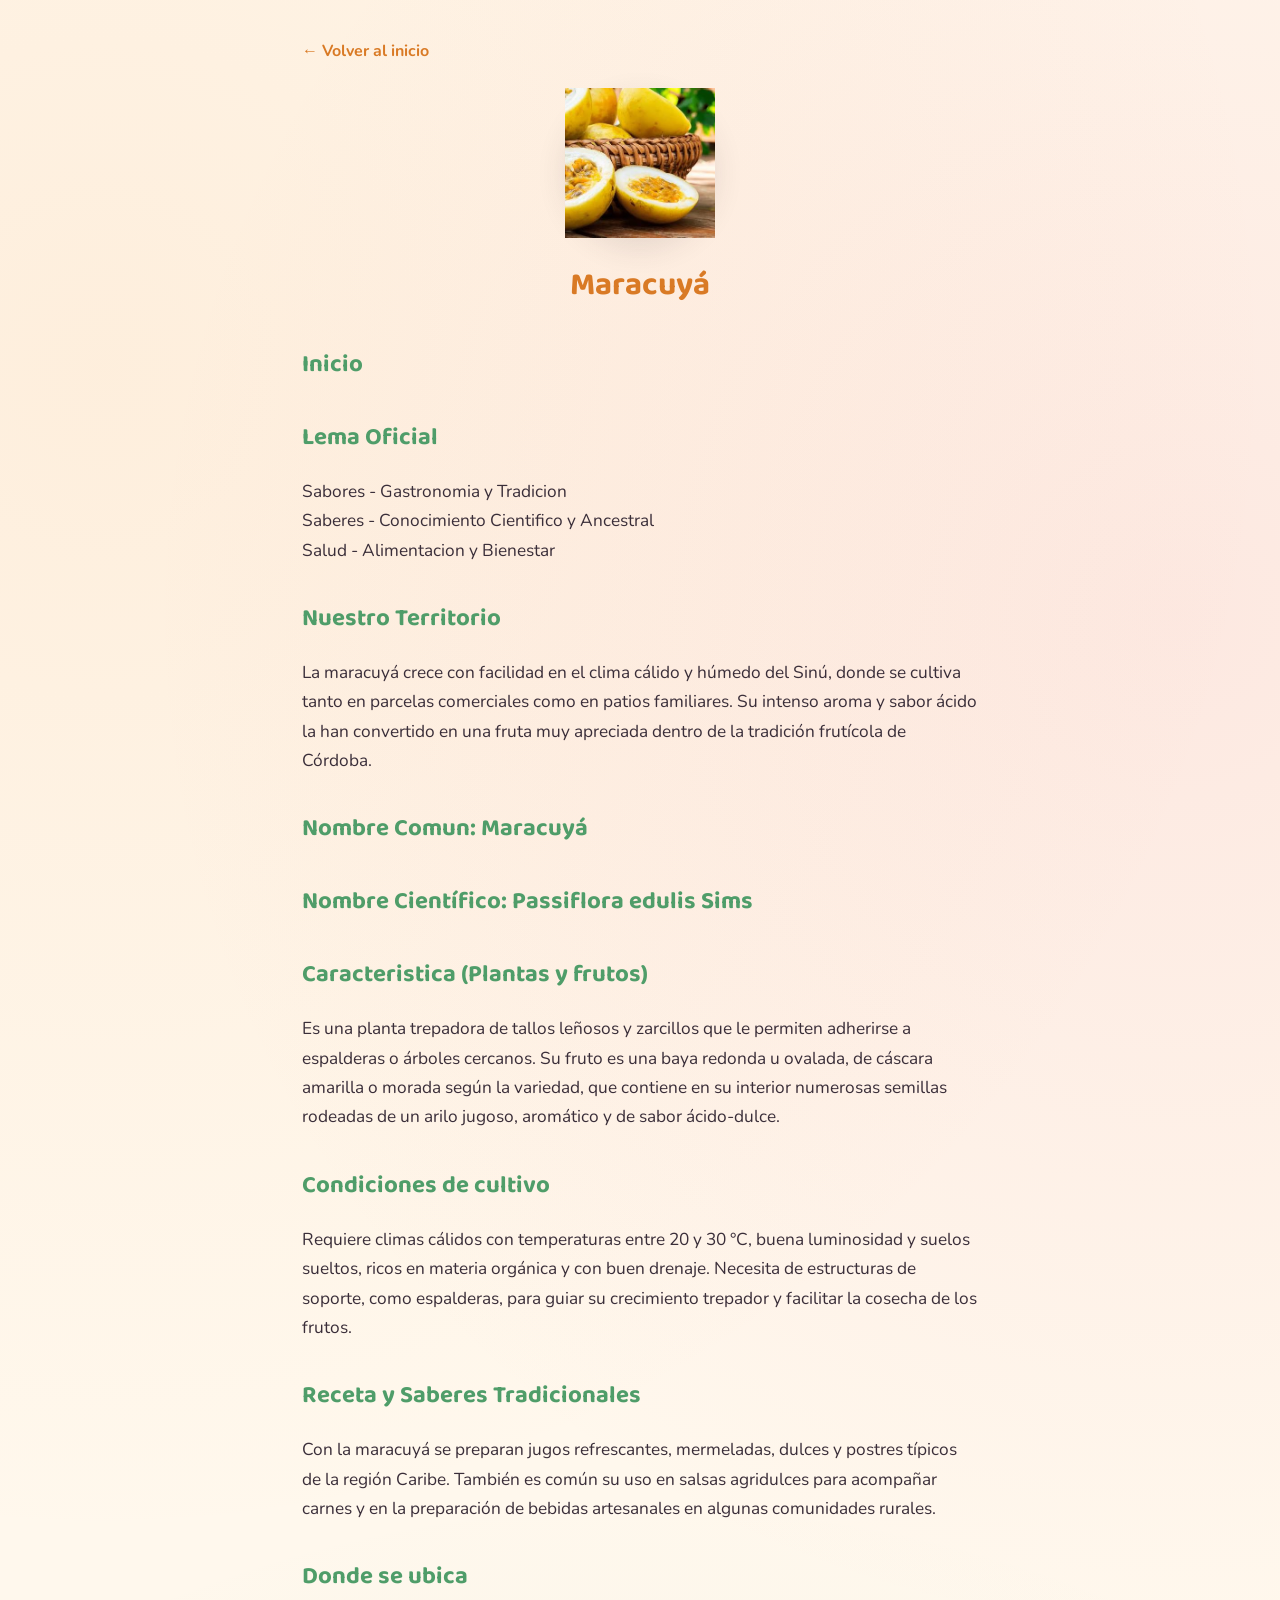
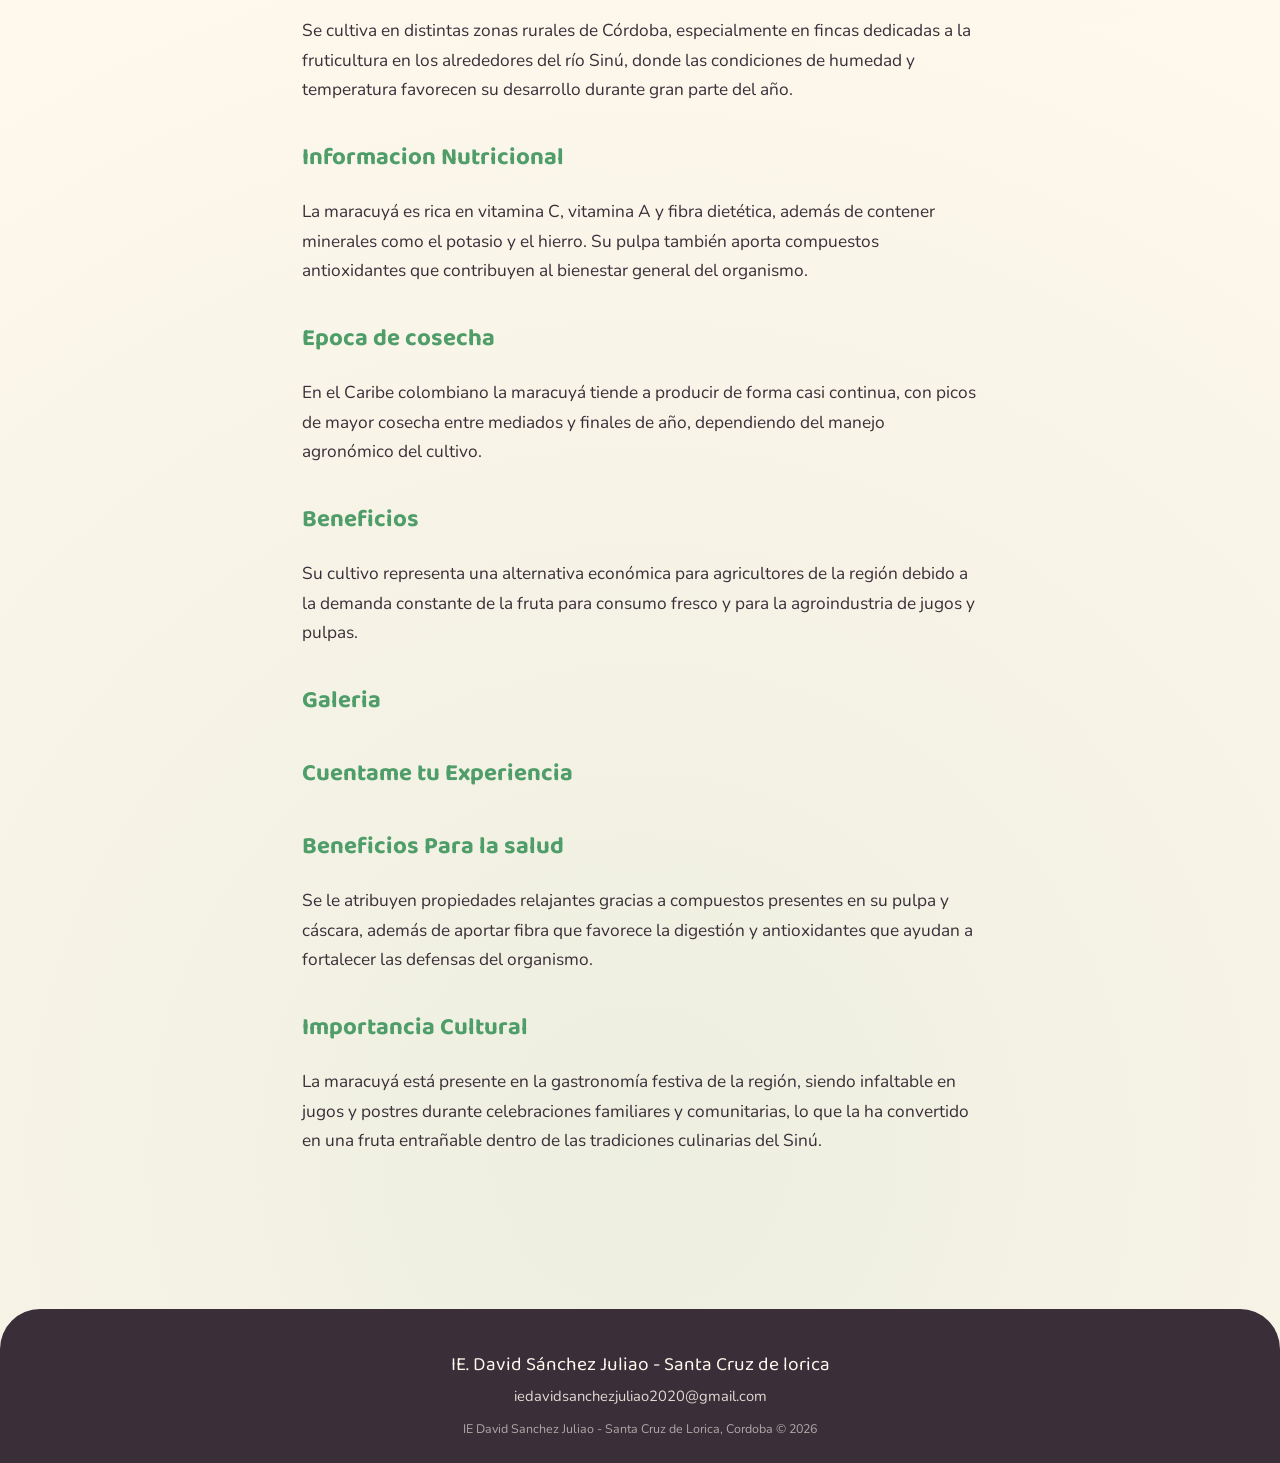
<file: maracuya.html>
<!DOCTYPE html>
<html lang="es">
<head>
<meta charset="UTF-8">
<meta name="viewport" content="width=device-width, initial-scale=1.0">
<title>Maracuyá · FrutSinu</title>
<link rel="stylesheet" href="assets/style.css">
</head>
<body>
<div class="page-fruta">
    <a class="volver" href="index.html">&larr; Volver al inicio</a>

    <div class="icono-grande shape-circle" style="">
        <img src="uploads/icons/78ac771aeb58f50d71bc5697.jpg" alt="Maracuyá">
    </div>

    <h1>Maracuyá</h1>

<h2>Inicio</h2>
<h2>Lema Oficial</h2>
<p>Sabores - Gastronomia y Tradicion<br>Saberes - Conocimiento Cientifico y Ancestral<br>Salud - Alimentacion y Bienestar</p>
<h2>Nuestro Territorio</h2>
<p>La maracuyá crece con facilidad en el clima cálido y húmedo del Sinú, donde se cultiva tanto en parcelas comerciales como en patios familiares. Su intenso aroma y sabor ácido la han convertido en una fruta muy apreciada dentro de la tradición frutícola de Córdoba.</p>
<h2>Nombre Comun: Maracuyá</h2>
<h2>Nombre Científico: Passiflora edulis Sims</h2>
<h2>Caracteristica (Plantas y frutos)</h2>
<p>Es una planta trepadora de tallos leñosos y zarcillos que le permiten adherirse a espalderas o árboles cercanos. Su fruto es una baya redonda u ovalada, de cáscara amarilla o morada según la variedad, que contiene en su interior numerosas semillas rodeadas de un arilo jugoso, aromático y de sabor ácido-dulce.</p>
<h2>Condiciones de cultivo</h2>
<p>Requiere climas cálidos con temperaturas entre 20 y 30 °C, buena luminosidad y suelos sueltos, ricos en materia orgánica y con buen drenaje. Necesita de estructuras de soporte, como espalderas, para guiar su crecimiento trepador y facilitar la cosecha de los frutos.</p>
<h2>Receta y Saberes Tradicionales</h2>
<p>Con la maracuyá se preparan jugos refrescantes, mermeladas, dulces y postres típicos de la región Caribe. También es común su uso en salsas agridulces para acompañar carnes y en la preparación de bebidas artesanales en algunas comunidades rurales.</p>
<h2>Donde se ubica</h2>
<p>Se cultiva en distintas zonas rurales de Córdoba, especialmente en fincas dedicadas a la fruticultura en los alrededores del río Sinú, donde las condiciones de humedad y temperatura favorecen su desarrollo durante gran parte del año.</p>
<h2>Informacion Nutricional</h2>
<p>La maracuyá es rica en vitamina C, vitamina A y fibra dietética, además de contener minerales como el potasio y el hierro. Su pulpa también aporta compuestos antioxidantes que contribuyen al bienestar general del organismo.</p>
<h2>Epoca de cosecha</h2>
<p>En el Caribe colombiano la maracuyá tiende a producir de forma casi continua, con picos de mayor cosecha entre mediados y finales de año, dependiendo del manejo agronómico del cultivo.</p>
<h2>Beneficios</h2>
<p>Su cultivo representa una alternativa económica para agricultores de la región debido a la demanda constante de la fruta para consumo fresco y para la agroindustria de jugos y pulpas.</p>
<h2>Galeria</h2>
<h2>Cuentame tu Experiencia</h2>
<h2>Beneficios Para la salud</h2>
<p>Se le atribuyen propiedades relajantes gracias a compuestos presentes en su pulpa y cáscara, además de aportar fibra que favorece la digestión y antioxidantes que ayudan a fortalecer las defensas del organismo.</p>
<h2>Importancia Cultural</h2>
<p>La maracuyá está presente en la gastronomía festiva de la región, siendo infaltable en jugos y postres durante celebraciones familiares y comunitarias, lo que la ha convertido en una fruta entrañable dentro de las tradiciones culinarias del Sinú.</p>
</div>

<footer class="site-footer">
    <div class="institucion">IE. David Sánchez Juliao - Santa Cruz de lorica</div>
    <div class="contacto">iedavidsanchezjuliao2020@gmail.com</div>
    <div class="legal">IE David Sanchez Juliao - Santa Cruz de Lorica, Cordoba &copy; 2026</div>
</footer>

<script src="assets/carousel.js"></script>
</body>
</html>
</file>
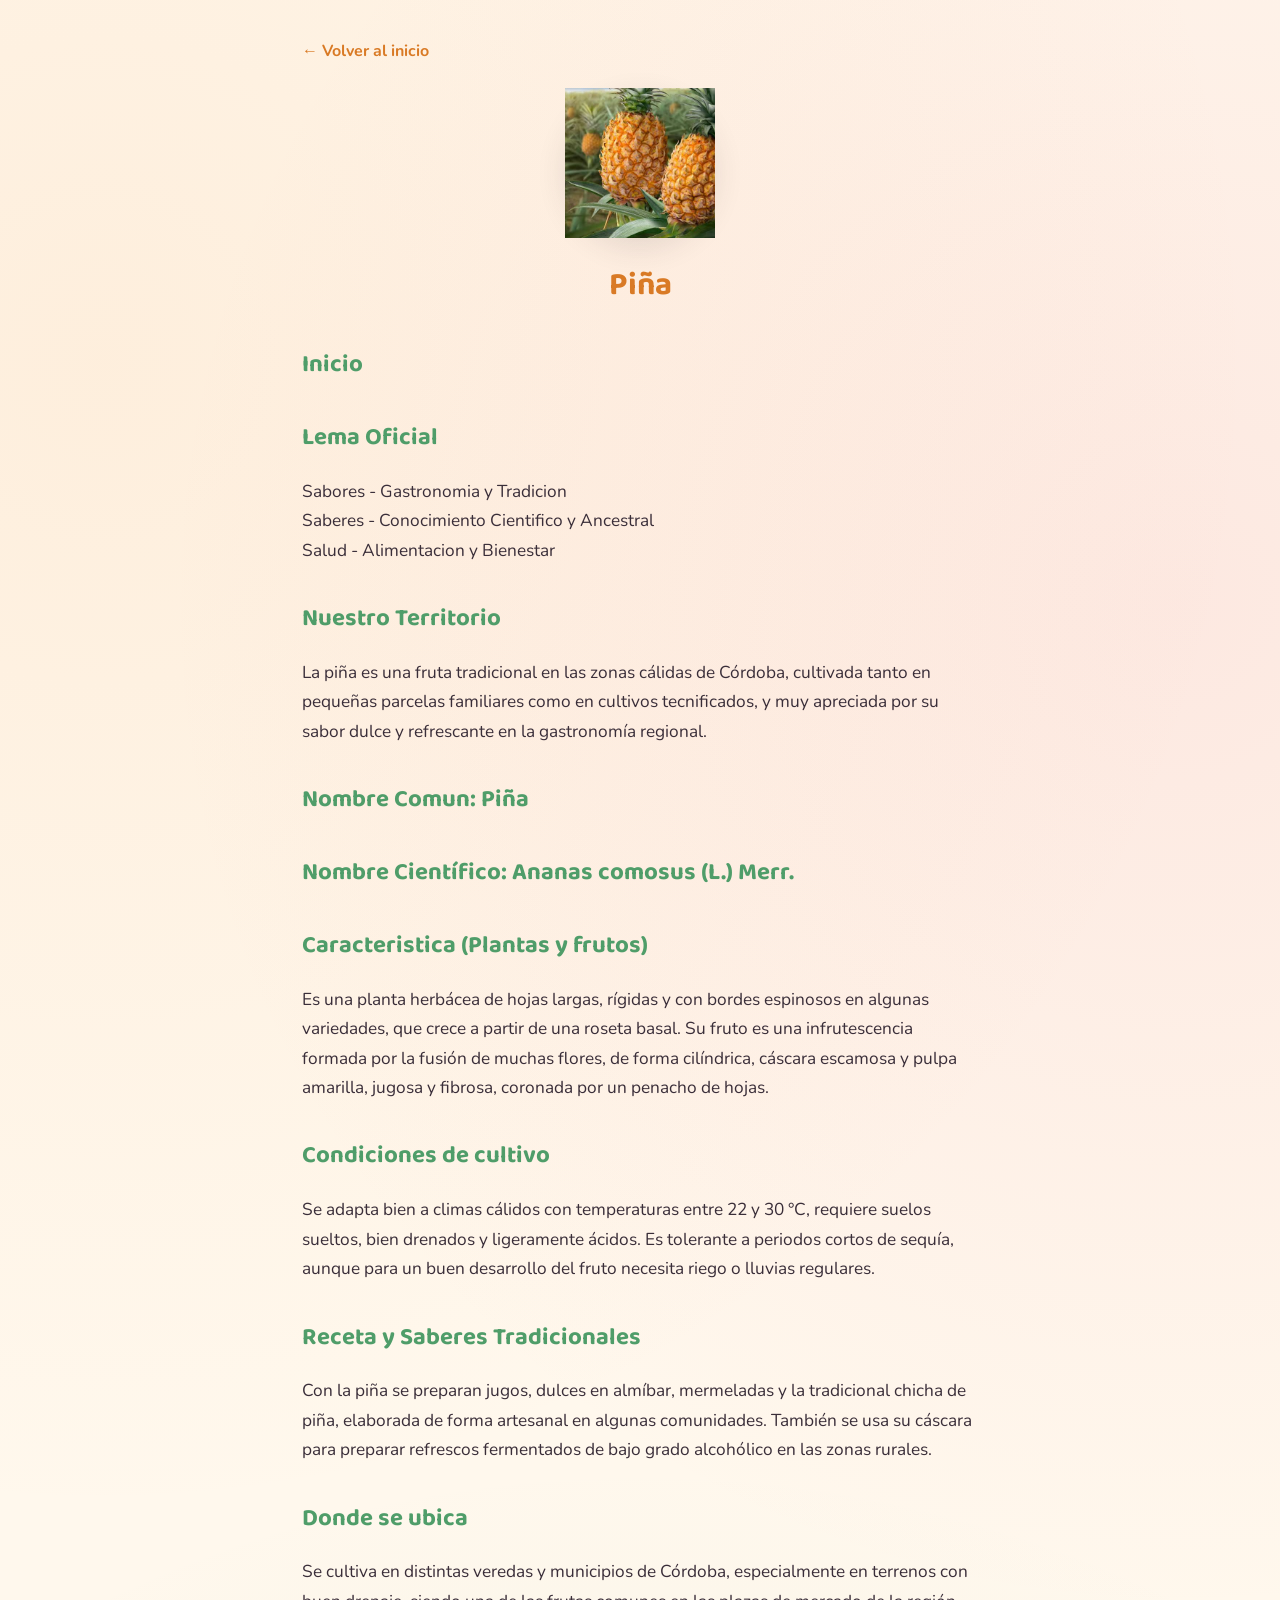
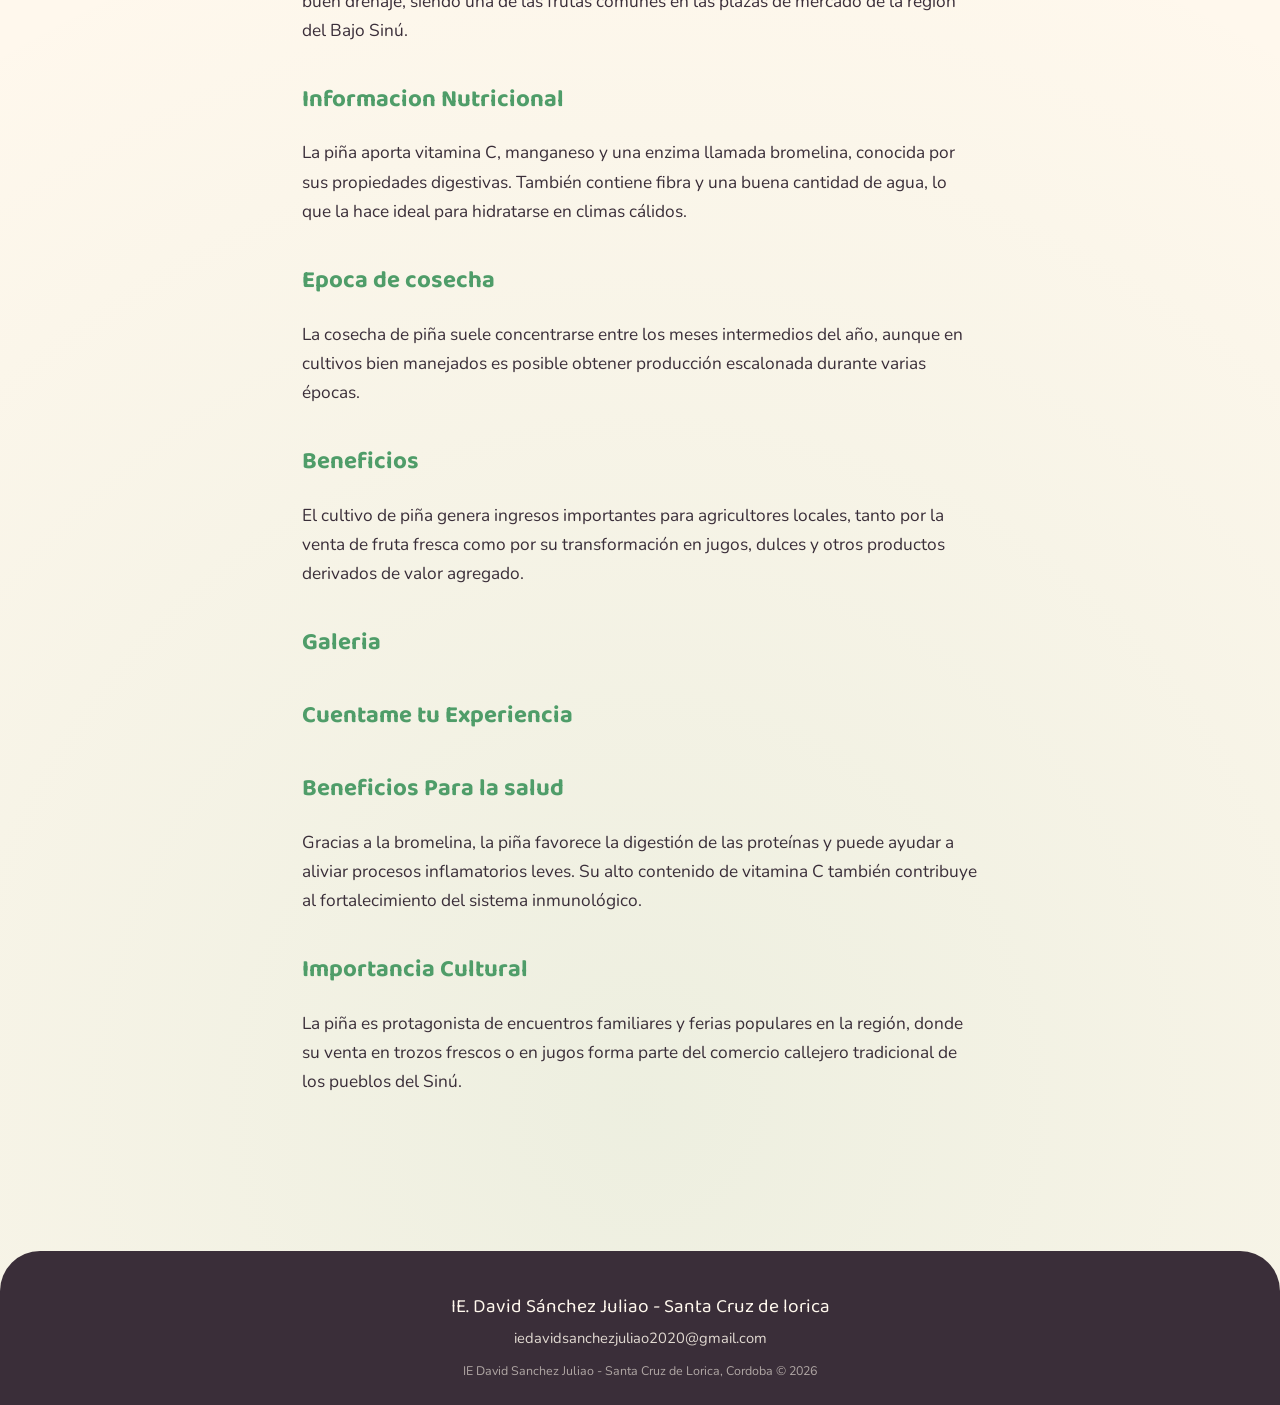
<file: pina.html>
<!DOCTYPE html>
<html lang="es">
<head>
<meta charset="UTF-8">
<meta name="viewport" content="width=device-width, initial-scale=1.0">
<title>Piña · FrutSinu</title>
<link rel="stylesheet" href="assets/style.css">
</head>
<body>
<div class="page-fruta">
    <a class="volver" href="index.html">&larr; Volver al inicio</a>

    <div class="icono-grande shape-circle" style="">
        <img src="uploads/icons/05ac99748f1e196cddbaff21.jpg" alt="Piña">
    </div>

    <h1>Piña</h1>

<h2>Inicio</h2>
<h2>Lema Oficial</h2>
<p>Sabores - Gastronomia y Tradicion<br>Saberes - Conocimiento Cientifico y Ancestral<br>Salud - Alimentacion y Bienestar</p>
<h2>Nuestro Territorio</h2>
<p>La piña es una fruta tradicional en las zonas cálidas de Córdoba, cultivada tanto en pequeñas parcelas familiares como en cultivos tecnificados, y muy apreciada por su sabor dulce y refrescante en la gastronomía regional.</p>
<h2>Nombre Comun: Piña</h2>
<h2>Nombre Científico: Ananas comosus (L.) Merr.</h2>
<h2>Caracteristica (Plantas y frutos)</h2>
<p>Es una planta herbácea de hojas largas, rígidas y con bordes espinosos en algunas variedades, que crece a partir de una roseta basal. Su fruto es una infrutescencia formada por la fusión de muchas flores, de forma cilíndrica, cáscara escamosa y pulpa amarilla, jugosa y fibrosa, coronada por un penacho de hojas.</p>
<h2>Condiciones de cultivo</h2>
<p>Se adapta bien a climas cálidos con temperaturas entre 22 y 30 °C, requiere suelos sueltos, bien drenados y ligeramente ácidos. Es tolerante a periodos cortos de sequía, aunque para un buen desarrollo del fruto necesita riego o lluvias regulares.</p>
<h2>Receta y Saberes Tradicionales</h2>
<p>Con la piña se preparan jugos, dulces en almíbar, mermeladas y la tradicional chicha de piña, elaborada de forma artesanal en algunas comunidades. También se usa su cáscara para preparar refrescos fermentados de bajo grado alcohólico en las zonas rurales.</p>
<h2>Donde se ubica</h2>
<p>Se cultiva en distintas veredas y municipios de Córdoba, especialmente en terrenos con buen drenaje, siendo una de las frutas comunes en las plazas de mercado de la región del Bajo Sinú.</p>
<h2>Informacion Nutricional</h2>
<p>La piña aporta vitamina C, manganeso y una enzima llamada bromelina, conocida por sus propiedades digestivas. También contiene fibra y una buena cantidad de agua, lo que la hace ideal para hidratarse en climas cálidos.</p>
<h2>Epoca de cosecha</h2>
<p>La cosecha de piña suele concentrarse entre los meses intermedios del año, aunque en cultivos bien manejados es posible obtener producción escalonada durante varias épocas.</p>
<h2>Beneficios</h2>
<p>El cultivo de piña genera ingresos importantes para agricultores locales, tanto por la venta de fruta fresca como por su transformación en jugos, dulces y otros productos derivados de valor agregado.</p>
<h2>Galeria</h2>
<h2>Cuentame tu Experiencia</h2>
<h2>Beneficios Para la salud</h2>
<p>Gracias a la bromelina, la piña favorece la digestión de las proteínas y puede ayudar a aliviar procesos inflamatorios leves. Su alto contenido de vitamina C también contribuye al fortalecimiento del sistema inmunológico.</p>
<h2>Importancia Cultural</h2>
<p>La piña es protagonista de encuentros familiares y ferias populares en la región, donde su venta en trozos frescos o en jugos forma parte del comercio callejero tradicional de los pueblos del Sinú.</p>
</div>

<footer class="site-footer">
    <div class="institucion">IE. David Sánchez Juliao - Santa Cruz de lorica</div>
    <div class="contacto">iedavidsanchezjuliao2020@gmail.com</div>
    <div class="legal">IE David Sanchez Juliao - Santa Cruz de Lorica, Cordoba &copy; 2026</div>
</footer>

<script src="assets/carousel.js"></script>
</body>
</html>
</file>
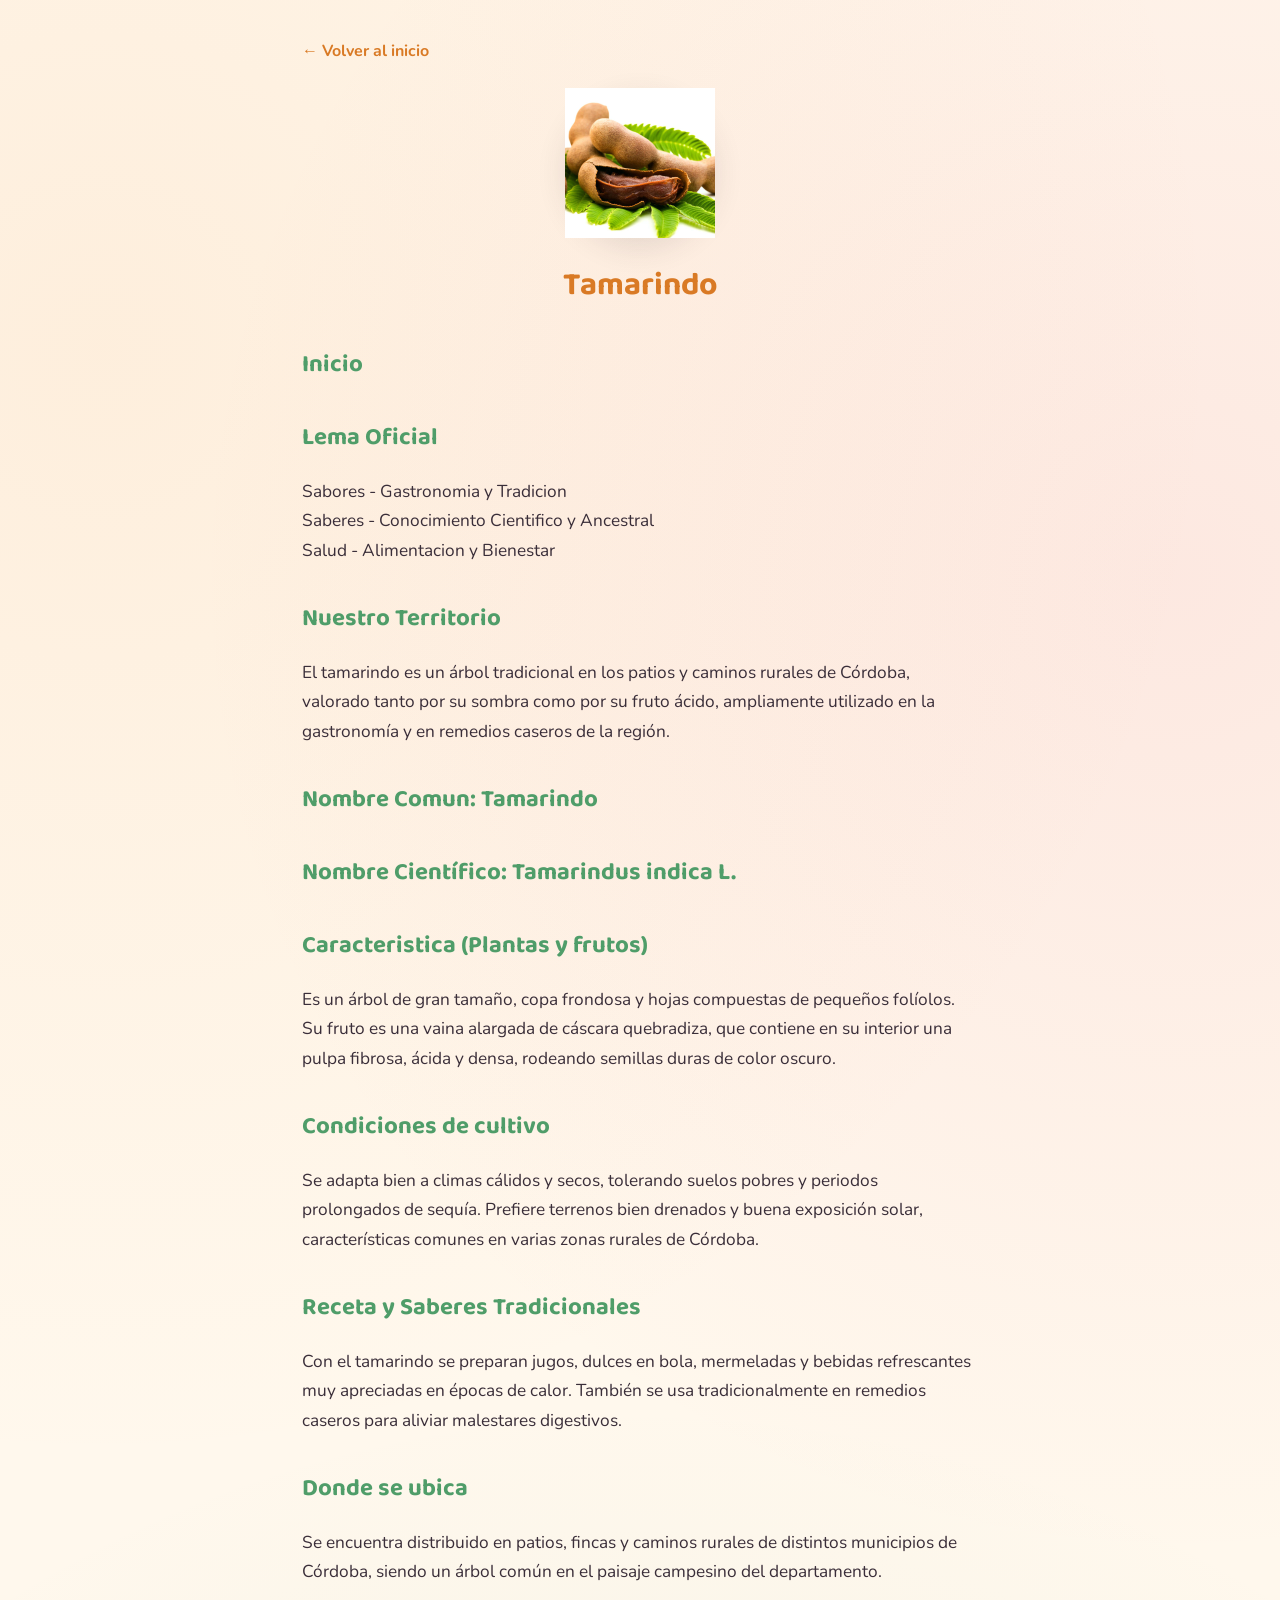
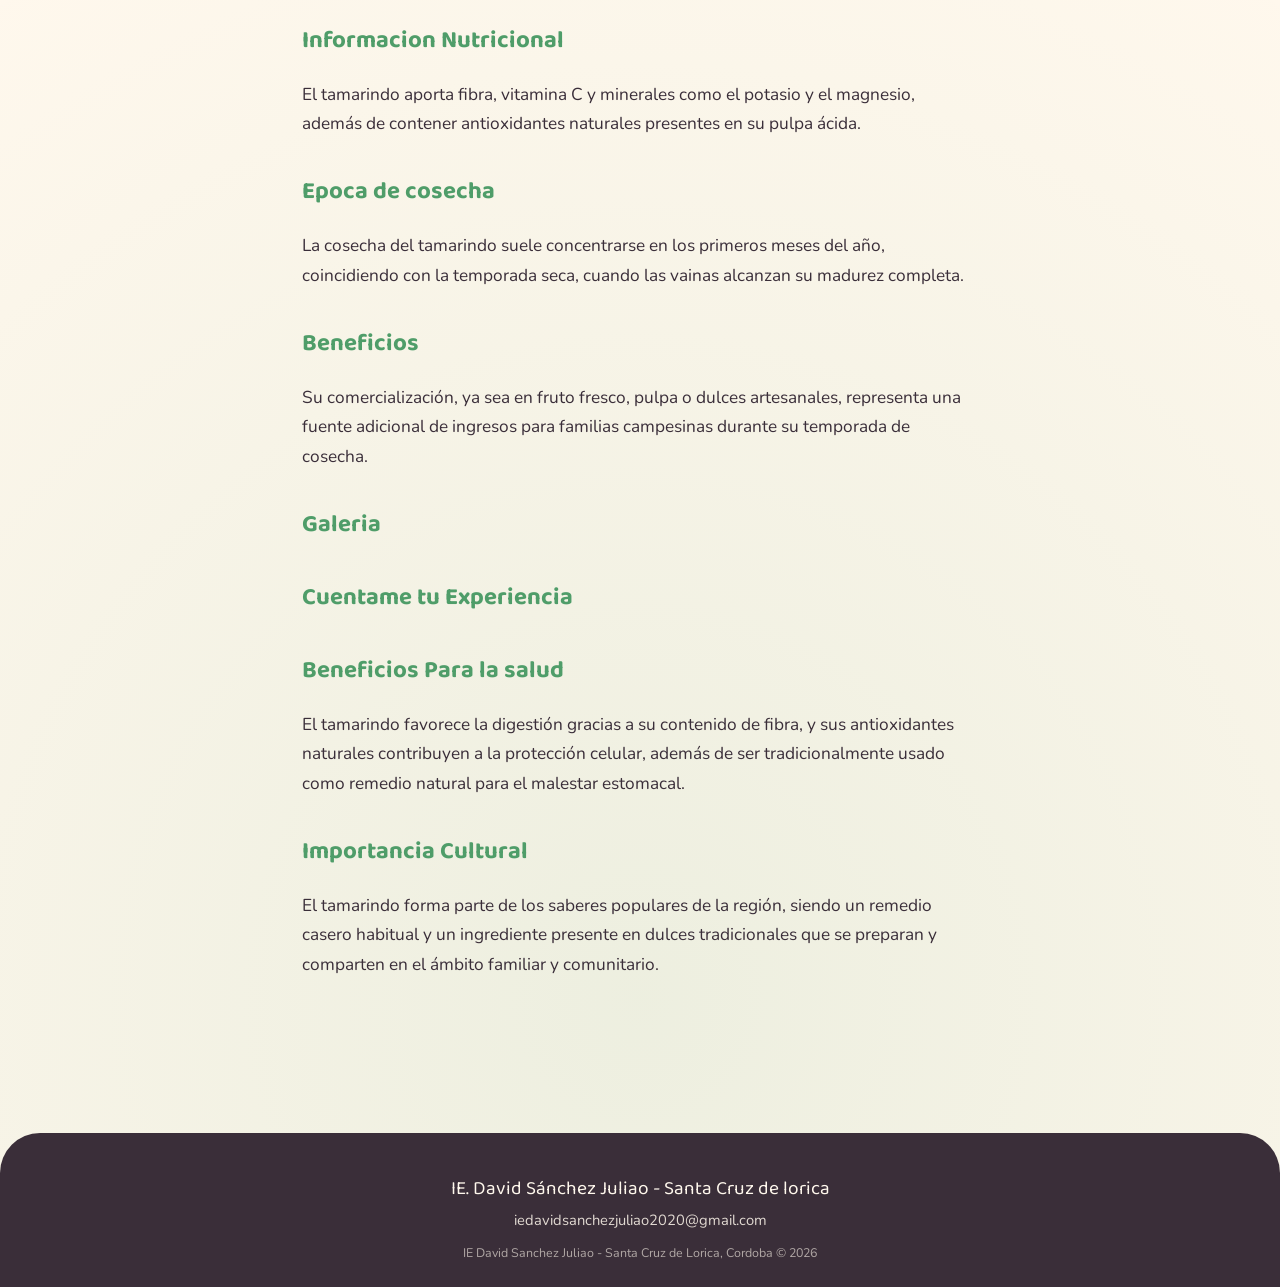
<file: tamarindo.html>
<!DOCTYPE html>
<html lang="es">
<head>
<meta charset="UTF-8">
<meta name="viewport" content="width=device-width, initial-scale=1.0">
<title>Tamarindo · FrutSinu</title>
<link rel="stylesheet" href="assets/style.css">
</head>
<body>
<div class="page-fruta">
    <a class="volver" href="index.html">&larr; Volver al inicio</a>

    <div class="icono-grande shape-circle" style="">
        <img src="uploads/icons/6bdaee85dbc551eda86b2b09.jpg" alt="Tamarindo">
    </div>

    <h1>Tamarindo</h1>

<h2>Inicio</h2>
<h2>Lema Oficial</h2>
<p>Sabores - Gastronomia y Tradicion<br>Saberes - Conocimiento Cientifico y Ancestral<br>Salud - Alimentacion y Bienestar</p>
<h2>Nuestro Territorio</h2>
<p>El tamarindo es un árbol tradicional en los patios y caminos rurales de Córdoba, valorado tanto por su sombra como por su fruto ácido, ampliamente utilizado en la gastronomía y en remedios caseros de la región.</p>
<h2>Nombre Comun: Tamarindo</h2>
<h2>Nombre Científico: Tamarindus indica L.</h2>
<h2>Caracteristica (Plantas y frutos)</h2>
<p>Es un árbol de gran tamaño, copa frondosa y hojas compuestas de pequeños folíolos. Su fruto es una vaina alargada de cáscara quebradiza, que contiene en su interior una pulpa fibrosa, ácida y densa, rodeando semillas duras de color oscuro.</p>
<h2>Condiciones de cultivo</h2>
<p>Se adapta bien a climas cálidos y secos, tolerando suelos pobres y periodos prolongados de sequía. Prefiere terrenos bien drenados y buena exposición solar, características comunes en varias zonas rurales de Córdoba.</p>
<h2>Receta y Saberes Tradicionales</h2>
<p>Con el tamarindo se preparan jugos, dulces en bola, mermeladas y bebidas refrescantes muy apreciadas en épocas de calor. También se usa tradicionalmente en remedios caseros para aliviar malestares digestivos.</p>
<h2>Donde se ubica</h2>
<p>Se encuentra distribuido en patios, fincas y caminos rurales de distintos municipios de Córdoba, siendo un árbol común en el paisaje campesino del departamento.</p>
<h2>Informacion Nutricional</h2>
<p>El tamarindo aporta fibra, vitamina C y minerales como el potasio y el magnesio, además de contener antioxidantes naturales presentes en su pulpa ácida.</p>
<h2>Epoca de cosecha</h2>
<p>La cosecha del tamarindo suele concentrarse en los primeros meses del año, coincidiendo con la temporada seca, cuando las vainas alcanzan su madurez completa.</p>
<h2>Beneficios</h2>
<p>Su comercialización, ya sea en fruto fresco, pulpa o dulces artesanales, representa una fuente adicional de ingresos para familias campesinas durante su temporada de cosecha.</p>
<h2>Galeria</h2>
<h2>Cuentame tu Experiencia</h2>
<h2>Beneficios Para la salud</h2>
<p>El tamarindo favorece la digestión gracias a su contenido de fibra, y sus antioxidantes naturales contribuyen a la protección celular, además de ser tradicionalmente usado como remedio natural para el malestar estomacal.</p>
<h2>Importancia Cultural</h2>
<p>El tamarindo forma parte de los saberes populares de la región, siendo un remedio casero habitual y un ingrediente presente en dulces tradicionales que se preparan y comparten en el ámbito familiar y comunitario.</p>
</div>

<footer class="site-footer">
    <div class="institucion">IE. David Sánchez Juliao - Santa Cruz de lorica</div>
    <div class="contacto">iedavidsanchezjuliao2020@gmail.com</div>
    <div class="legal">IE David Sanchez Juliao - Santa Cruz de Lorica, Cordoba &copy; 2026</div>
</footer>

<script src="assets/carousel.js"></script>
</body>
</html>
</file>
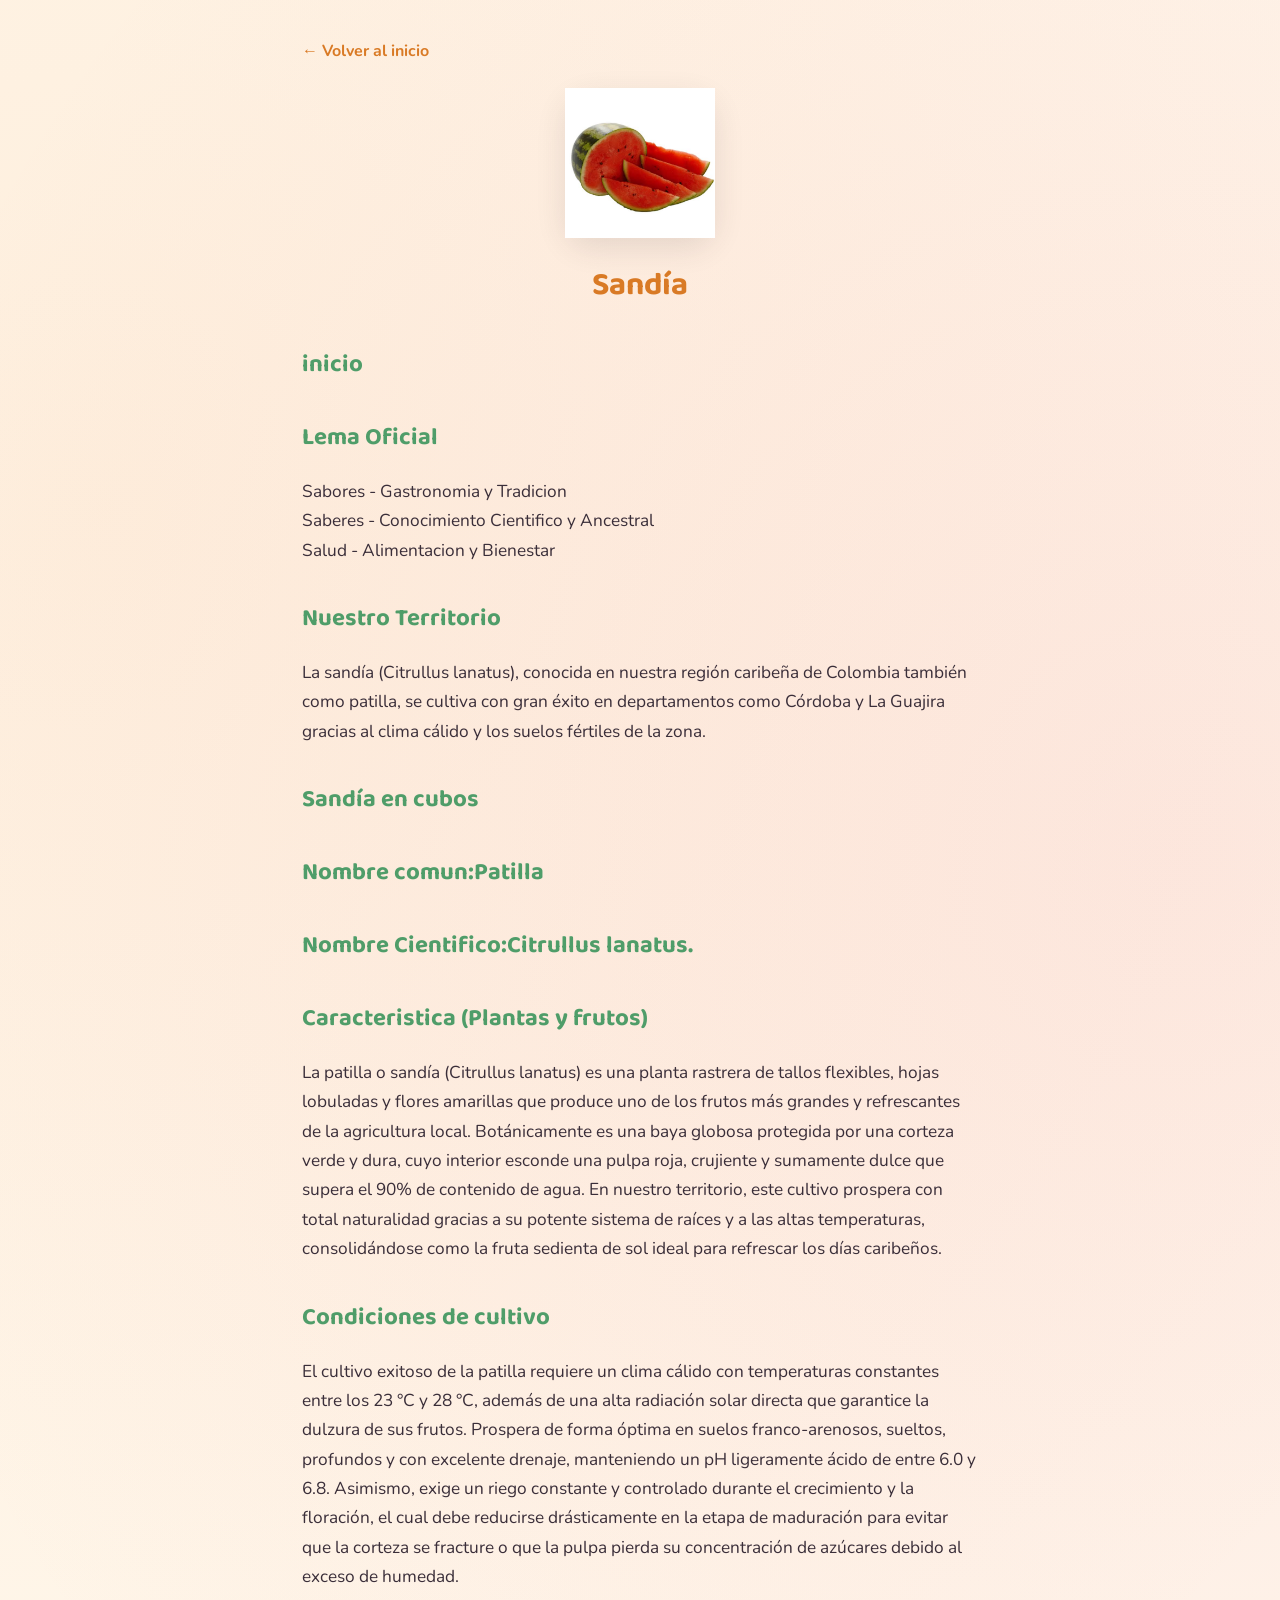
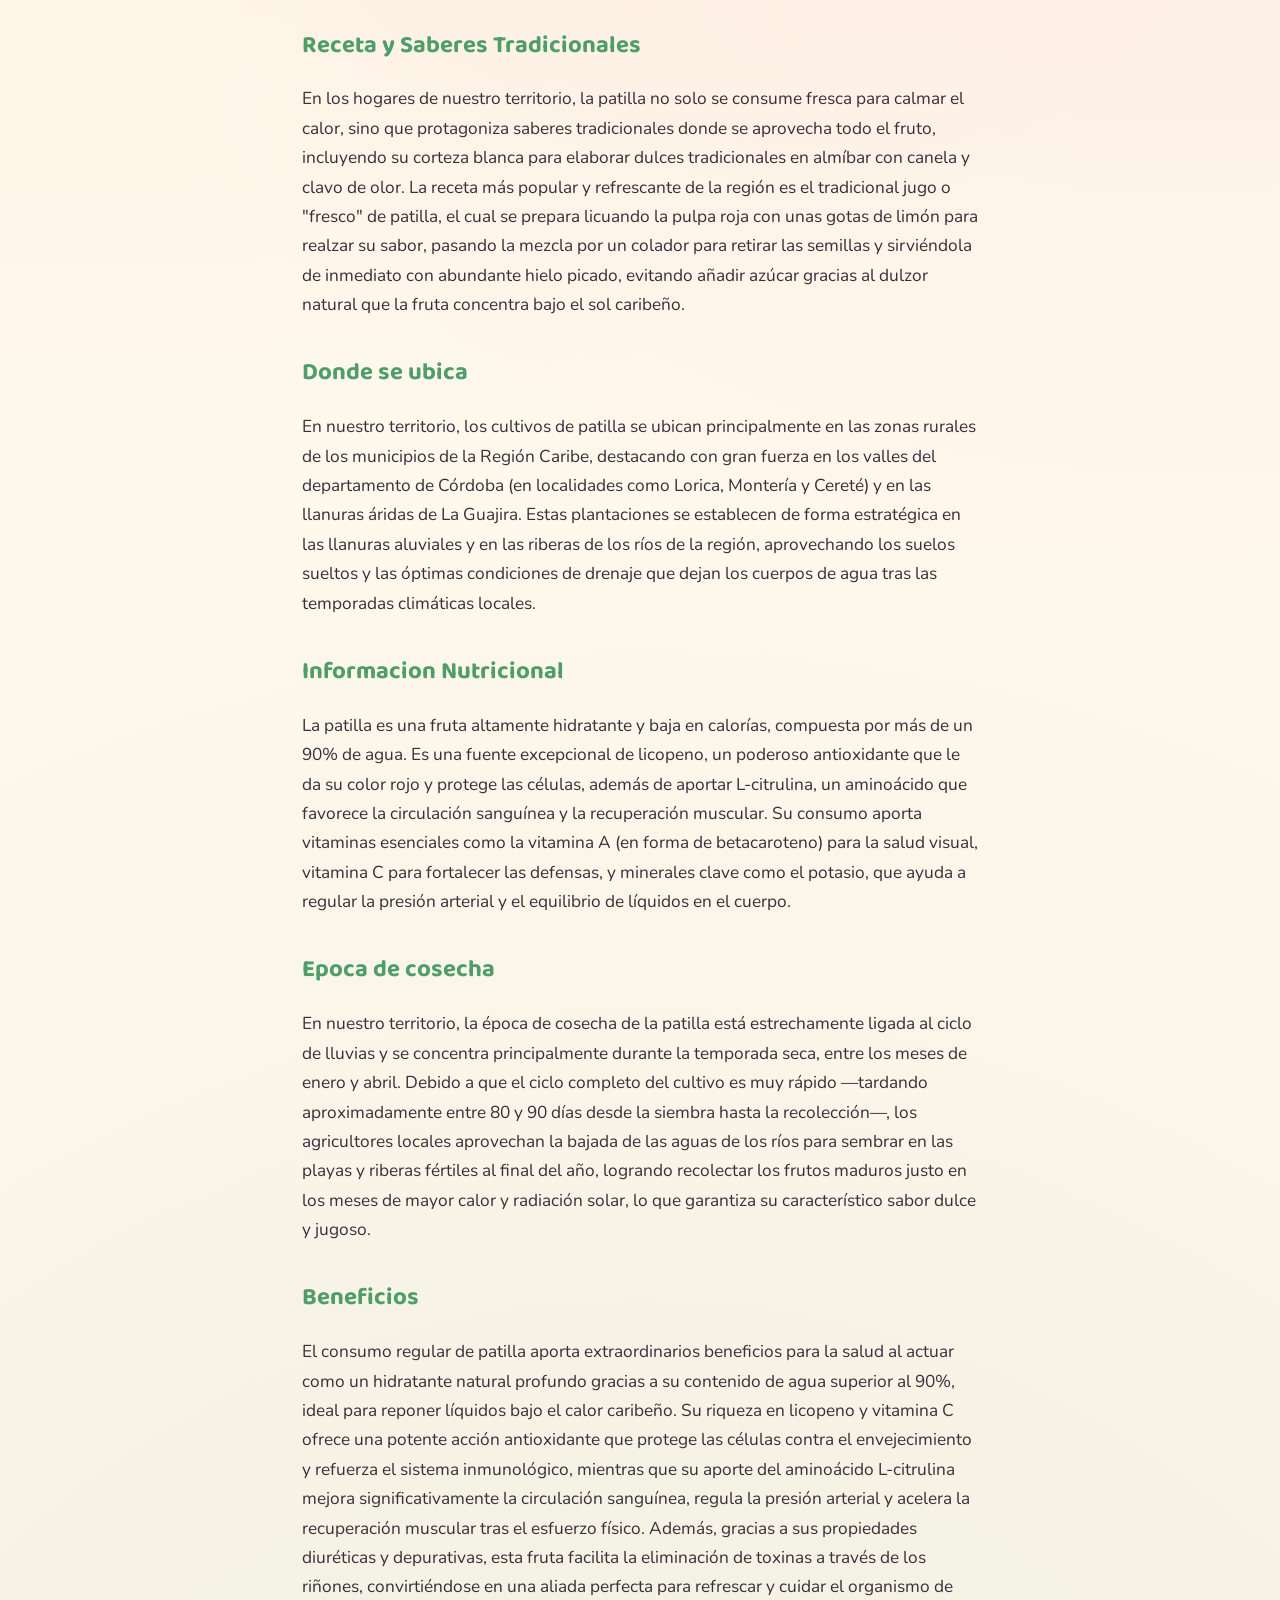
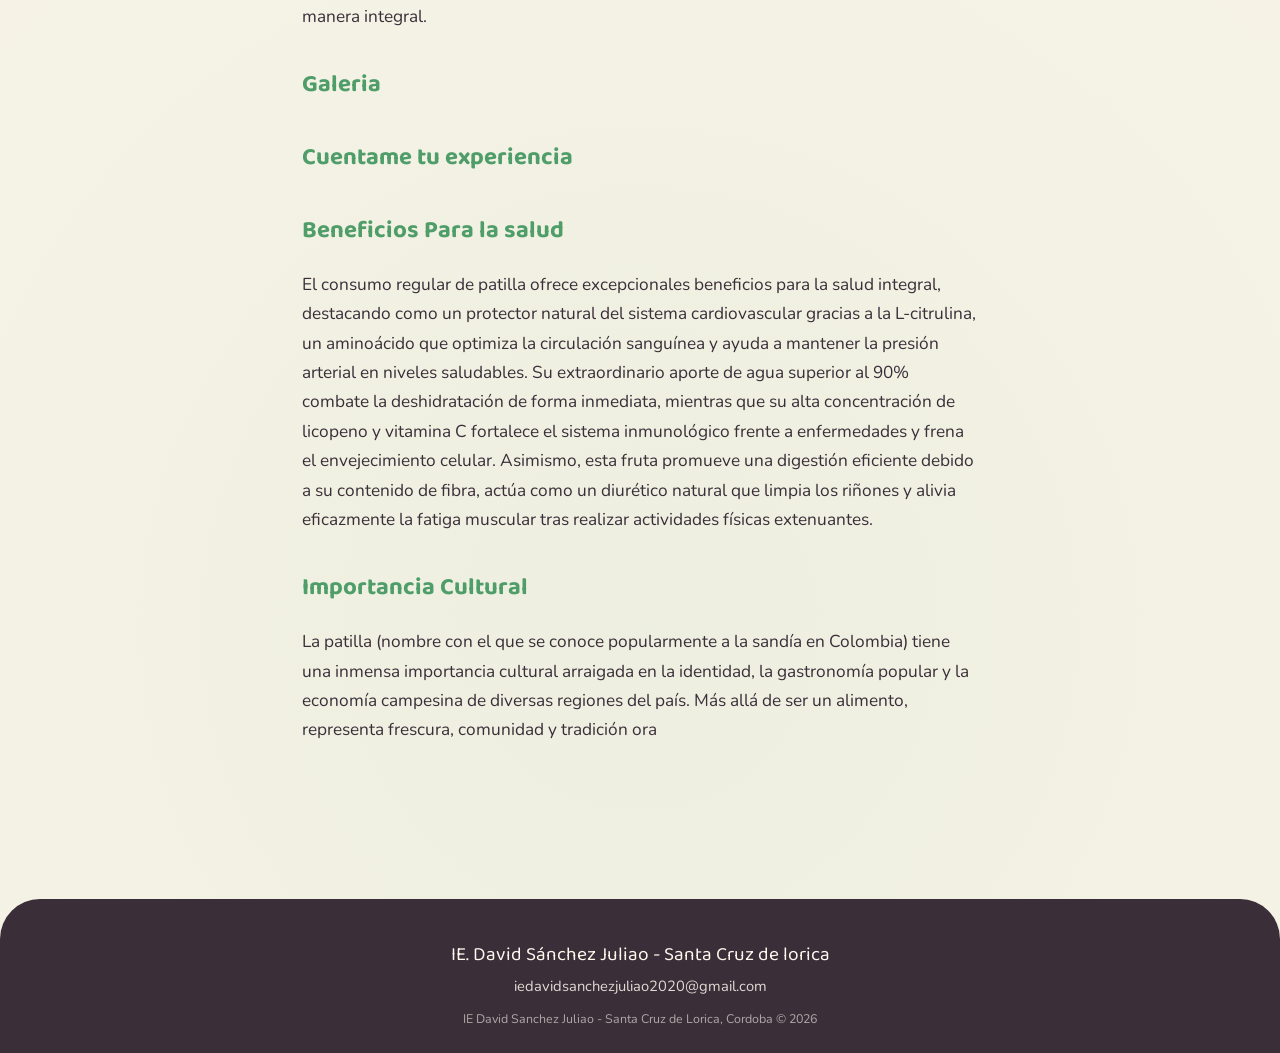
<file: watermelon_demo.html>
<!DOCTYPE html>
<html lang="es">
<head>
<meta charset="UTF-8">
<meta name="viewport" content="width=device-width, initial-scale=1.0">
<title>Sandía · FrutSinu</title>
<link rel="stylesheet" href="assets/style.css">
</head>
<body>
<div class="page-fruta">
    <a class="volver" href="index.html">&larr; Volver al inicio</a>

    <div class="icono-grande shape-rounded" style="">
        <img src="uploads/icons/b5fe3e61d155398657521e05.jpg" alt="Sandía">
    </div>

    <h1>Sandía</h1>

<h2>inicio</h2>
<h2>Lema Oficial</h2>
<p>Sabores - Gastronomia y Tradicion<br>Saberes - Conocimiento Cientifico y Ancestral<br>Salud - Alimentacion y Bienestar</p>
<h2>Nuestro Territorio</h2>
<p>La sandía (Citrullus lanatus), conocida en nuestra región caribeña de Colombia también como patilla, se cultiva con gran éxito en departamentos como Córdoba y La Guajira gracias al clima cálido y los suelos fértiles de la zona.</p>
<h2>Sandía en cubos</h2>
<h2>Nombre comun:Patilla</h2>
<h2>Nombre Cientifico:Citrullus lanatus.</h2>
<h2>Caracteristica (Plantas y frutos)</h2>
<p>La patilla o sandía (Citrullus lanatus) es una planta rastrera de tallos flexibles, hojas lobuladas y flores amarillas que produce uno de los frutos más grandes y refrescantes de la agricultura local. Botánicamente es una baya globosa protegida por una corteza verde y dura, cuyo interior esconde una pulpa roja, crujiente y sumamente dulce que supera el 90% de contenido de agua. En nuestro territorio, este cultivo prospera con total naturalidad gracias a su potente sistema de raíces y a las altas temperaturas, consolidándose como la fruta sedienta de sol ideal para refrescar los días caribeños.</p>
<h2>Condiciones de cultivo</h2>
<p>El cultivo exitoso de la patilla requiere un clima cálido con temperaturas constantes entre los 23 °C y 28 °C, además de una alta radiación solar directa que garantice la dulzura de sus frutos. Prospera de forma óptima en suelos franco-arenosos, sueltos, profundos y con excelente drenaje, manteniendo un pH ligeramente ácido de entre 6.0 y 6.8. Asimismo, exige un riego constante y controlado durante el crecimiento y la floración, el cual debe reducirse drásticamente en la etapa de maduración para evitar que la corteza se fracture o que la pulpa pierda su concentración de azúcares debido al exceso de humedad.</p>
<h2>Receta y Saberes Tradicionales</h2>
<p>En los hogares de nuestro territorio, la patilla no solo se consume fresca para calmar el calor, sino que protagoniza saberes tradicionales donde se aprovecha todo el fruto, incluyendo su corteza blanca para elaborar dulces tradicionales en almíbar con canela y clavo de olor. La receta más popular y refrescante de la región es el tradicional jugo o &quot;fresco&quot; de patilla, el cual se prepara licuando la pulpa roja con unas gotas de limón para realzar su sabor, pasando la mezcla por un colador para retirar las semillas y sirviéndola de inmediato con abundante hielo picado, evitando añadir azúcar gracias al dulzor natural que la fruta concentra bajo el sol caribeño.</p>
<h2>Donde se ubica</h2>
<p>En nuestro territorio, los cultivos de patilla se ubican principalmente en las zonas rurales de los municipios de la Región Caribe, destacando con gran fuerza en los valles del departamento de Córdoba (en localidades como Lorica, Montería y Cereté) y en las llanuras áridas de La Guajira. Estas plantaciones se establecen de forma estratégica en las llanuras aluviales y en las riberas de los ríos de la región, aprovechando los suelos sueltos y las óptimas condiciones de drenaje que dejan los cuerpos de agua tras las temporadas climáticas locales.</p>
<h2>Informacion Nutricional</h2>
<p>La patilla es una fruta altamente hidratante y baja en calorías, compuesta por más de un 90% de agua. Es una fuente excepcional de licopeno, un poderoso antioxidante que le da su color rojo y protege las células, además de aportar L-citrulina, un aminoácido que favorece la circulación sanguínea y la recuperación muscular. Su consumo aporta vitaminas esenciales como la vitamina A (en forma de betacaroteno) para la salud visual, vitamina C para fortalecer las defensas, y minerales clave como el potasio, que ayuda a regular la presión arterial y el equilibrio de líquidos en el cuerpo.</p>
<h2>Epoca de cosecha</h2>
<p>En nuestro territorio, la época de cosecha de la patilla está estrechamente ligada al ciclo de lluvias y se concentra principalmente durante la temporada seca, entre los meses de enero y abril. Debido a que el ciclo completo del cultivo es muy rápido —tardando aproximadamente entre 80 y 90 días desde la siembra hasta la recolección—, los agricultores locales aprovechan la bajada de las aguas de los ríos para sembrar en las playas y riberas fértiles al final del año, logrando recolectar los frutos maduros justo en los meses de mayor calor y radiación solar, lo que garantiza su característico sabor dulce y jugoso.</p>
<h2>Beneficios</h2>
<p>El consumo regular de patilla aporta extraordinarios beneficios para la salud al actuar como un hidratante natural profundo gracias a su contenido de agua superior al 90%, ideal para reponer líquidos bajo el calor caribeño. Su riqueza en licopeno y vitamina C ofrece una potente acción antioxidante que protege las células contra el envejecimiento y refuerza el sistema inmunológico, mientras que su aporte del aminoácido L-citrulina mejora significativamente la circulación sanguínea, regula la presión arterial y acelera la recuperación muscular tras el esfuerzo físico. Además, gracias a sus propiedades diuréticas y depurativas, esta fruta facilita la eliminación de toxinas a través de los riñones, convirtiéndose en una aliada perfecta para refrescar y cuidar el organismo de manera integral.</p>
<h2>Galeria</h2>
<h2>Cuentame tu experiencia</h2>
<h2>Beneficios Para la salud</h2>
<p>El consumo regular de patilla ofrece excepcionales beneficios para la salud integral, destacando como un protector natural del sistema cardiovascular gracias a la L-citrulina, un aminoácido que optimiza la circulación sanguínea y ayuda a mantener la presión arterial en niveles saludables. Su extraordinario aporte de agua superior al 90% combate la deshidratación de forma inmediata, mientras que su alta concentración de licopeno y vitamina C fortalece el sistema inmunológico frente a enfermedades y frena el envejecimiento celular. Asimismo, esta fruta promueve una digestión eficiente debido a su contenido de fibra, actúa como un diurético natural que limpia los riñones y alivia eficazmente la fatiga muscular tras realizar actividades físicas extenuantes.</p>
<h2>Importancia Cultural</h2>
<p>La patilla (nombre con el que se conoce popularmente a la sandía en Colombia) tiene una inmensa importancia cultural arraigada en la identidad, la gastronomía popular y la economía campesina de diversas regiones del país. Más allá de ser un alimento, representa frescura, comunidad y tradición ora</p>
</div>

<footer class="site-footer">
    <div class="institucion">IE. David Sánchez Juliao - Santa Cruz de lorica</div>
    <div class="contacto">iedavidsanchezjuliao2020@gmail.com</div>
    <div class="legal">IE David Sanchez Juliao - Santa Cruz de Lorica, Cordoba &copy; 2026</div>
</footer>

<script src="assets/carousel.js"></script>
</body>
</html>
</file>
<file: assets/style.css>
@import url('https://fonts.googleapis.com/css2?family=Baloo+2:wght@500;700;800&family=Nunito:wght@400;600;700&display=swap');

:root{
  --crema:#FFF8ED; --mango:#F2994A; --mango-dark:#D97A25; --sandia:#E85D75;
  --hoja:#4F9D69; --uva:#3A2E39; --papaya:#FFC24B; --blanco:#ffffff;
  --radius-card:22px; --shadow-soft:0 10px 30px rgba(58,46,57,.12);
}
*{box-sizing:border-box}
body{margin:0;font-family:'Nunito',sans-serif;background:var(--crema);color:var(--uva);
  background-image:radial-gradient(circle at 8% 12%,rgba(242,153,74,.10) 0,transparent 40%),
  radial-gradient(circle at 92% 20%,rgba(232,93,117,.10) 0,transparent 38%),
  radial-gradient(circle at 50% 90%,rgba(79,157,105,.10) 0,transparent 45%);}
h1,h2,h3{font-family:'Baloo 2',cursive}
a{color:inherit}

.site-header{text-align:center;padding:56px 20px 40px}
.site-header .eyebrow{display:inline-block;background:var(--uva);color:var(--crema);padding:6px 18px;
  border-radius:999px;font-size:.78rem;letter-spacing:.12em;text-transform:uppercase;margin-bottom:18px}
.site-header h1{font-size:clamp(2.2rem,5vw,3.6rem);margin:0 0 10px;color:var(--mango-dark);text-shadow:2px 2px 0 var(--papaya)}
.site-header p.subtitle{font-size:1.1rem;opacity:.78;max-width:560px;margin:0 auto}
.fruit-divider{display:flex;justify-content:center;gap:10px;margin-top:26px}
.fruit-divider span{width:10px;height:10px;border-radius:50%}
.fruit-divider span:nth-child(1){background:var(--mango)}
.fruit-divider span:nth-child(2){background:var(--sandia)}
.fruit-divider span:nth-child(3){background:var(--hoja)}

.intro-section{max-width:680px;margin:0 auto 50px;padding:0 24px;text-align:center}
.intro-section h2{color:var(--hoja);margin-top:34px}
.intro-section p{font-size:1.08rem;line-height:1.7;margin:14px 0}

.frutas-grid{display:grid;grid-template-columns:repeat(2,minmax(160px,250px));justify-content:center;
  column-gap:34px;row-gap:30px;max-width:720px;margin:10px auto 70px;padding:0 20px}
.fruta-block{display:flex;flex-direction:column;align-items:center;text-align:center;text-decoration:none;color:var(--uva)}
.fruta-block .icono{width:128px;height:128px;display:flex;align-items:center;justify-content:center;background:var(--blanco);
  box-shadow:var(--shadow-soft);border:4px solid var(--blanco);overflow:hidden;transition:transform .25s ease,box-shadow .25s ease;font-size:2.4rem}
.fruta-block:hover .icono{transform:translateY(-6px) scale(1.04);box-shadow:0 16px 34px rgba(58,46,57,.20)}
.fruta-block .icono img{width:100%;height:100%;object-fit:cover}
.fruta-block .nombre{margin-top:14px;font-family:'Baloo 2',cursive;font-weight:700;font-size:1.05rem}

.shape-circle{border-radius:50%}
.shape-square{border-radius:0}
.shape-rounded{border-radius:26px}
.shape-diamond{border-radius:8px;transform:rotate(45deg)}
.shape-diamond img,.shape-diamond .emoji{transform:rotate(-45deg)}
.shape-hexagon{border-radius:0;clip-path:polygon(25% 5%,75% 5%,100% 50%,75% 95%,25% 95%,0% 50%)}

.frutas-grid>:nth-child(3n){grid-column:1/span 2;justify-self:center;margin-top:-34px}
@media (max-width:560px){
  .frutas-grid{grid-template-columns:1fr;max-width:280px;row-gap:34px}
  .frutas-grid>:nth-child(3n){grid-column:auto;margin-top:0}
  .fruta-block .icono{width:108px;height:108px}
}

.page-fruta{max-width:720px;margin:0 auto;padding:40px 22px 80px}
.page-fruta .volver{display:inline-block;margin-bottom:26px;font-weight:700;color:var(--mango-dark);text-decoration:none}
.page-fruta .icono-grande{width:150px;height:150px;margin:0 auto 22px;box-shadow:var(--shadow-soft);background:var(--blanco);
  display:flex;align-items:center;justify-content:center;font-size:3rem}
.page-fruta .icono-grande img{width:100%;height:100%;object-fit:cover}
.page-fruta h1{text-align:center;color:var(--mango-dark)}
.page-fruta h2{color:var(--hoja);margin-top:34px}
.page-fruta p{font-size:1.08rem;line-height:1.7;margin:14px 0}
.bloque-imagen{margin:26px 0;text-align:center}
.bloque-imagen img{max-width:100%;border-radius:var(--radius-card);box-shadow:var(--shadow-soft)}
.bloque-video{margin:26px 0;text-align:center}
.bloque-video video{max-width:100%;border-radius:var(--radius-card);box-shadow:var(--shadow-soft)}
.bloque-audio{margin:26px 0}
.bloque-audio audio{width:100%}

.auto-carousel{position:relative;overflow:hidden;border-radius:var(--radius-card);box-shadow:var(--shadow-soft);margin:24px 0}
.auto-carousel .carousel-track{display:flex;transition:transform .6s ease}
.auto-carousel .carousel-slide{flex:0 0 100%;max-height:420px}
.auto-carousel .carousel-slide img{width:100%;height:100%;max-height:420px;object-fit:cover;display:block}
.auto-carousel .carousel-dots{position:absolute;bottom:14px;left:0;right:0;display:flex;justify-content:center;gap:8px}
.auto-carousel .dot{width:9px;height:9px;border-radius:50%;background:rgba(255,255,255,.6);transition:background .3s ease,transform .3s ease}
.auto-carousel .dot.active{background:#fff;transform:scale(1.25)}

.site-footer{background:var(--uva);color:var(--crema);padding:40px 20px 26px;text-align:center;margin-top:60px;
  border-top-left-radius:40px;border-top-right-radius:40px}
.site-footer .institucion{font-family:'Baloo 2',cursive;font-size:1.2rem;margin-bottom:6px}
.site-footer .contacto{font-size:.92rem;opacity:.85;margin-bottom:14px}
.site-footer .legal{font-size:.78rem;opacity:.6}
</file>
